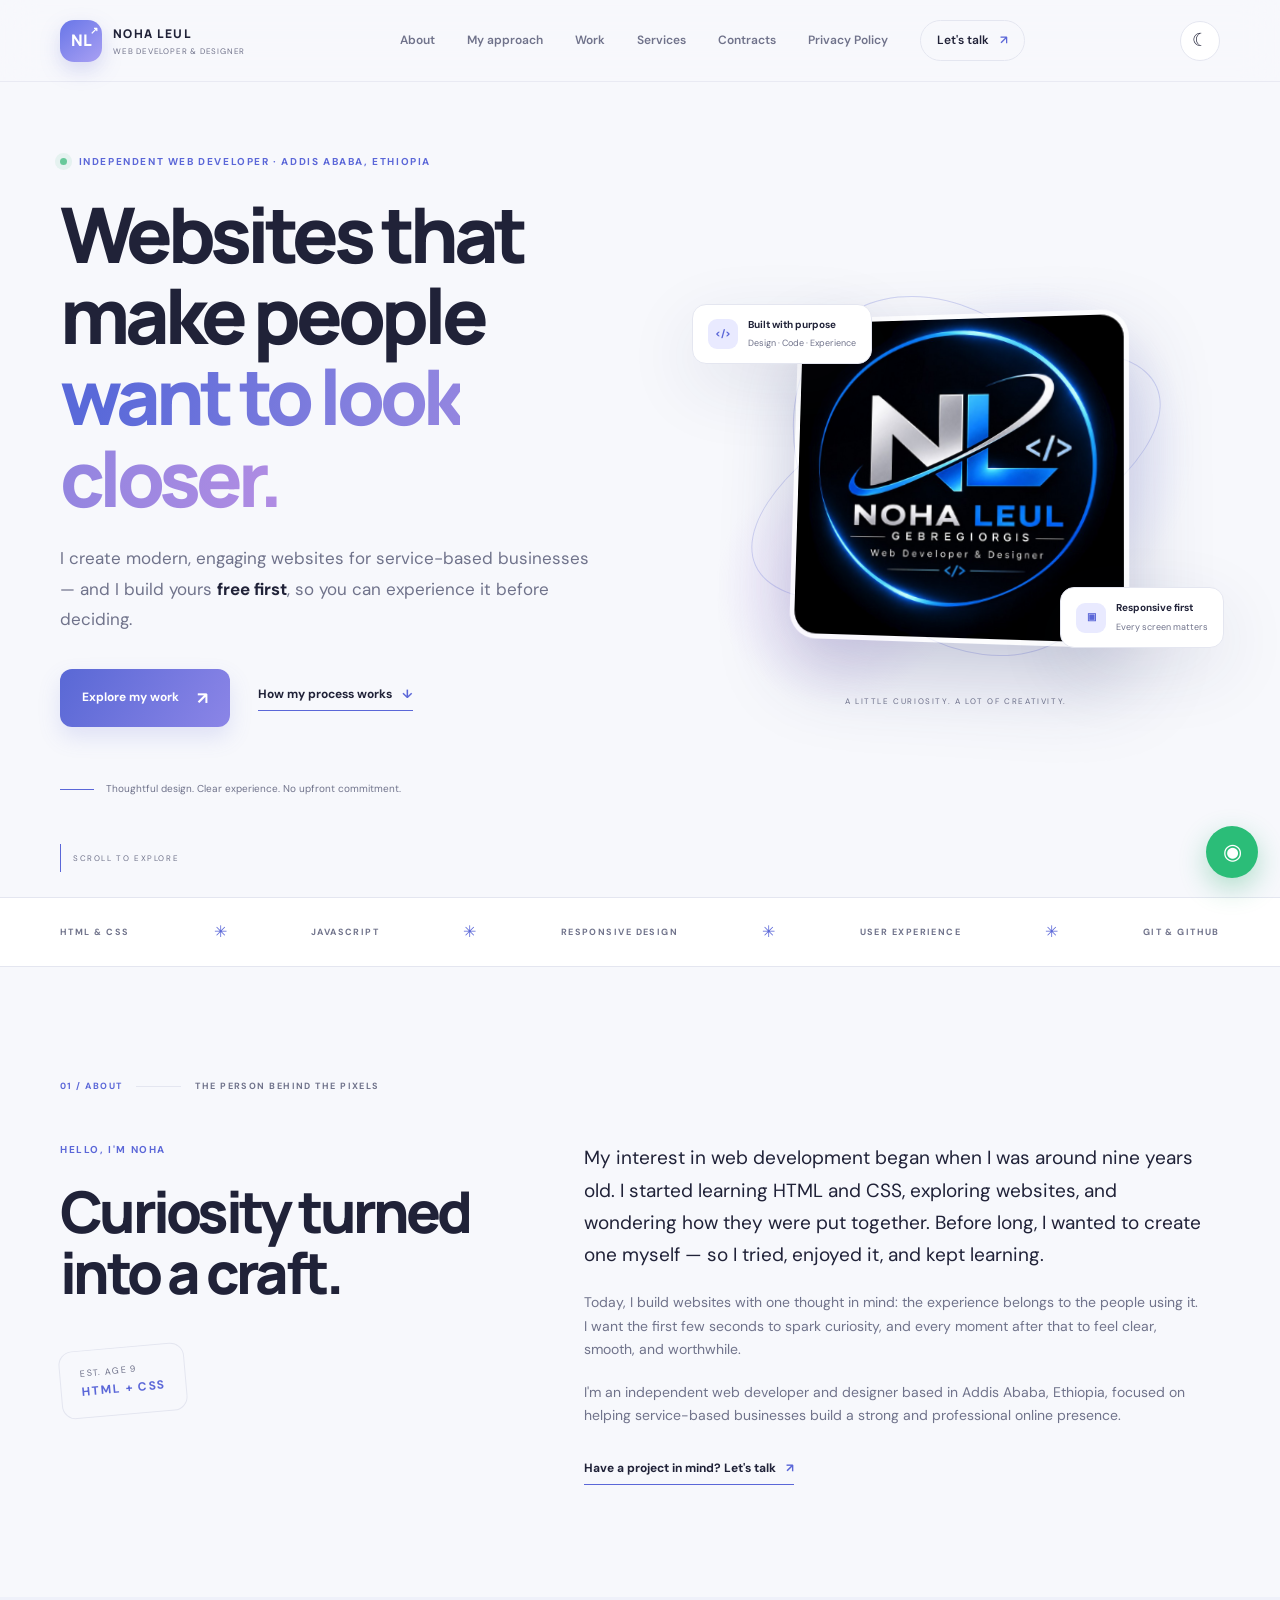
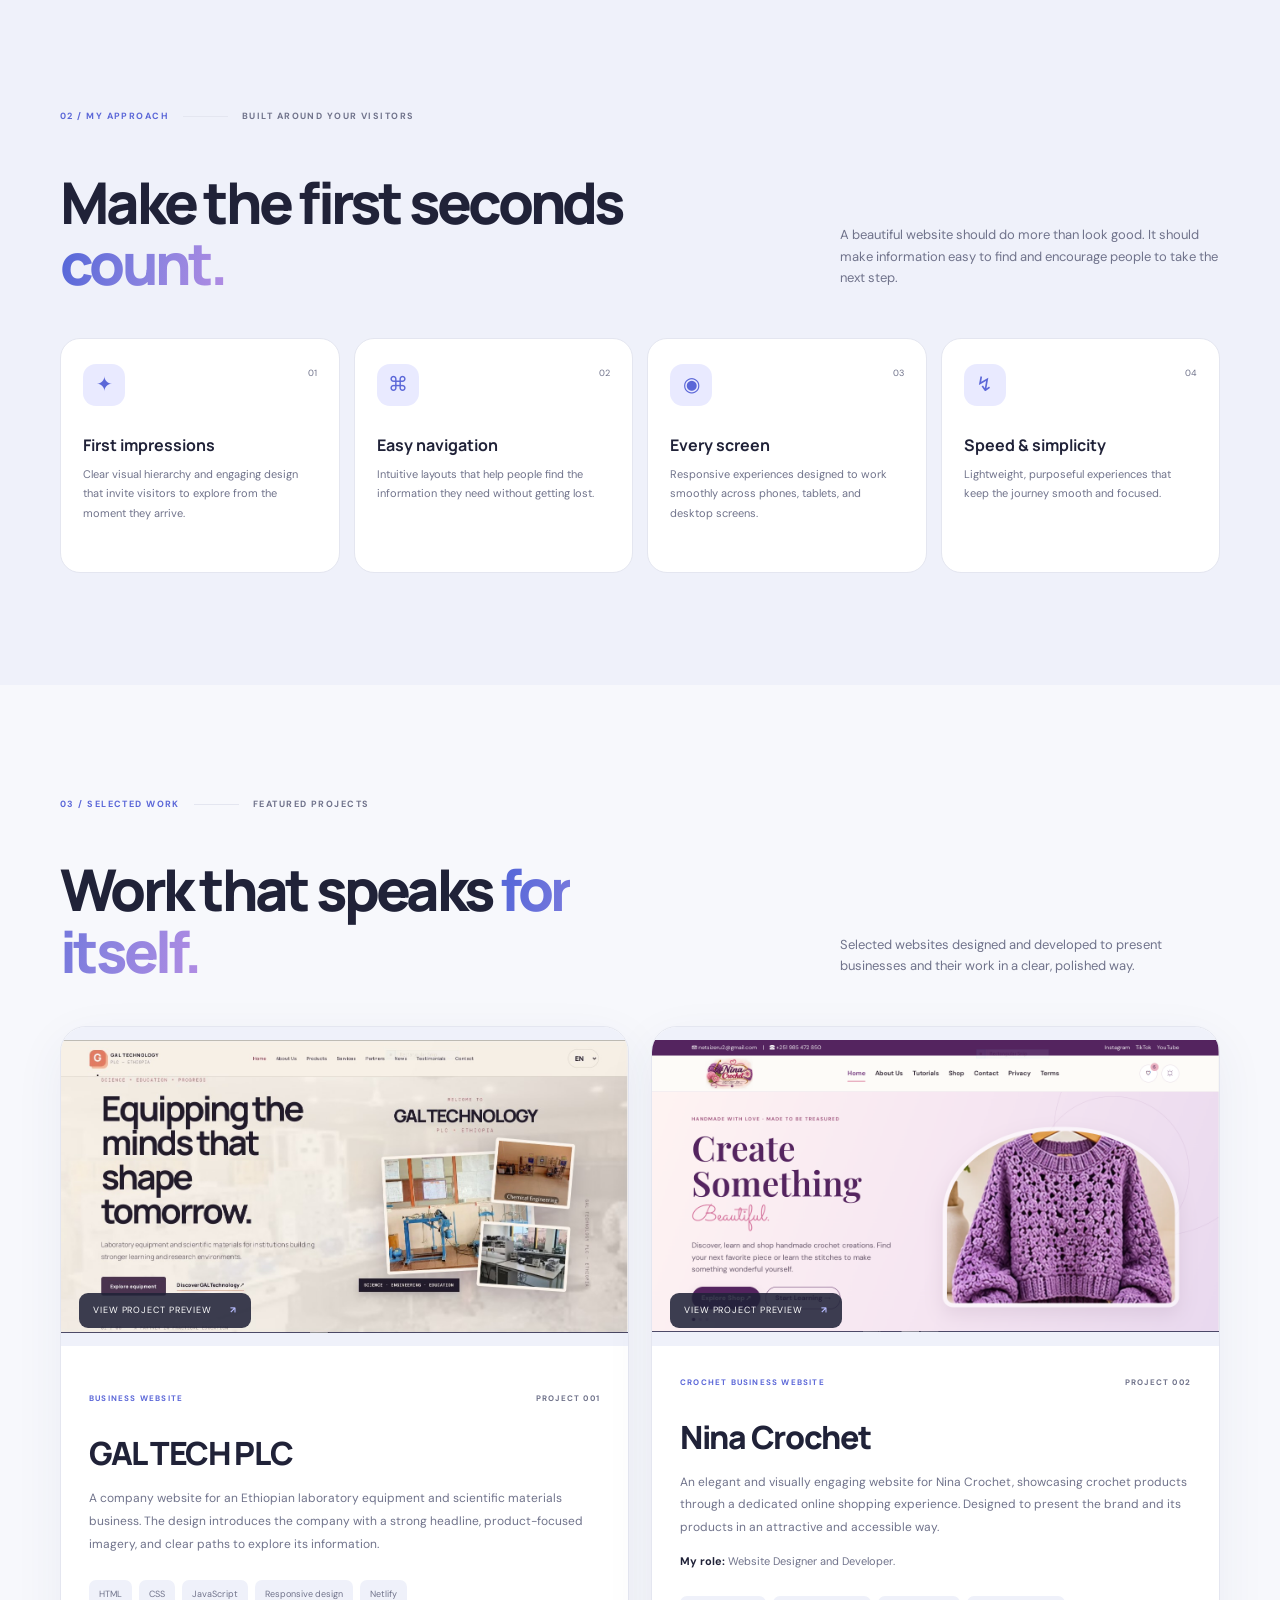
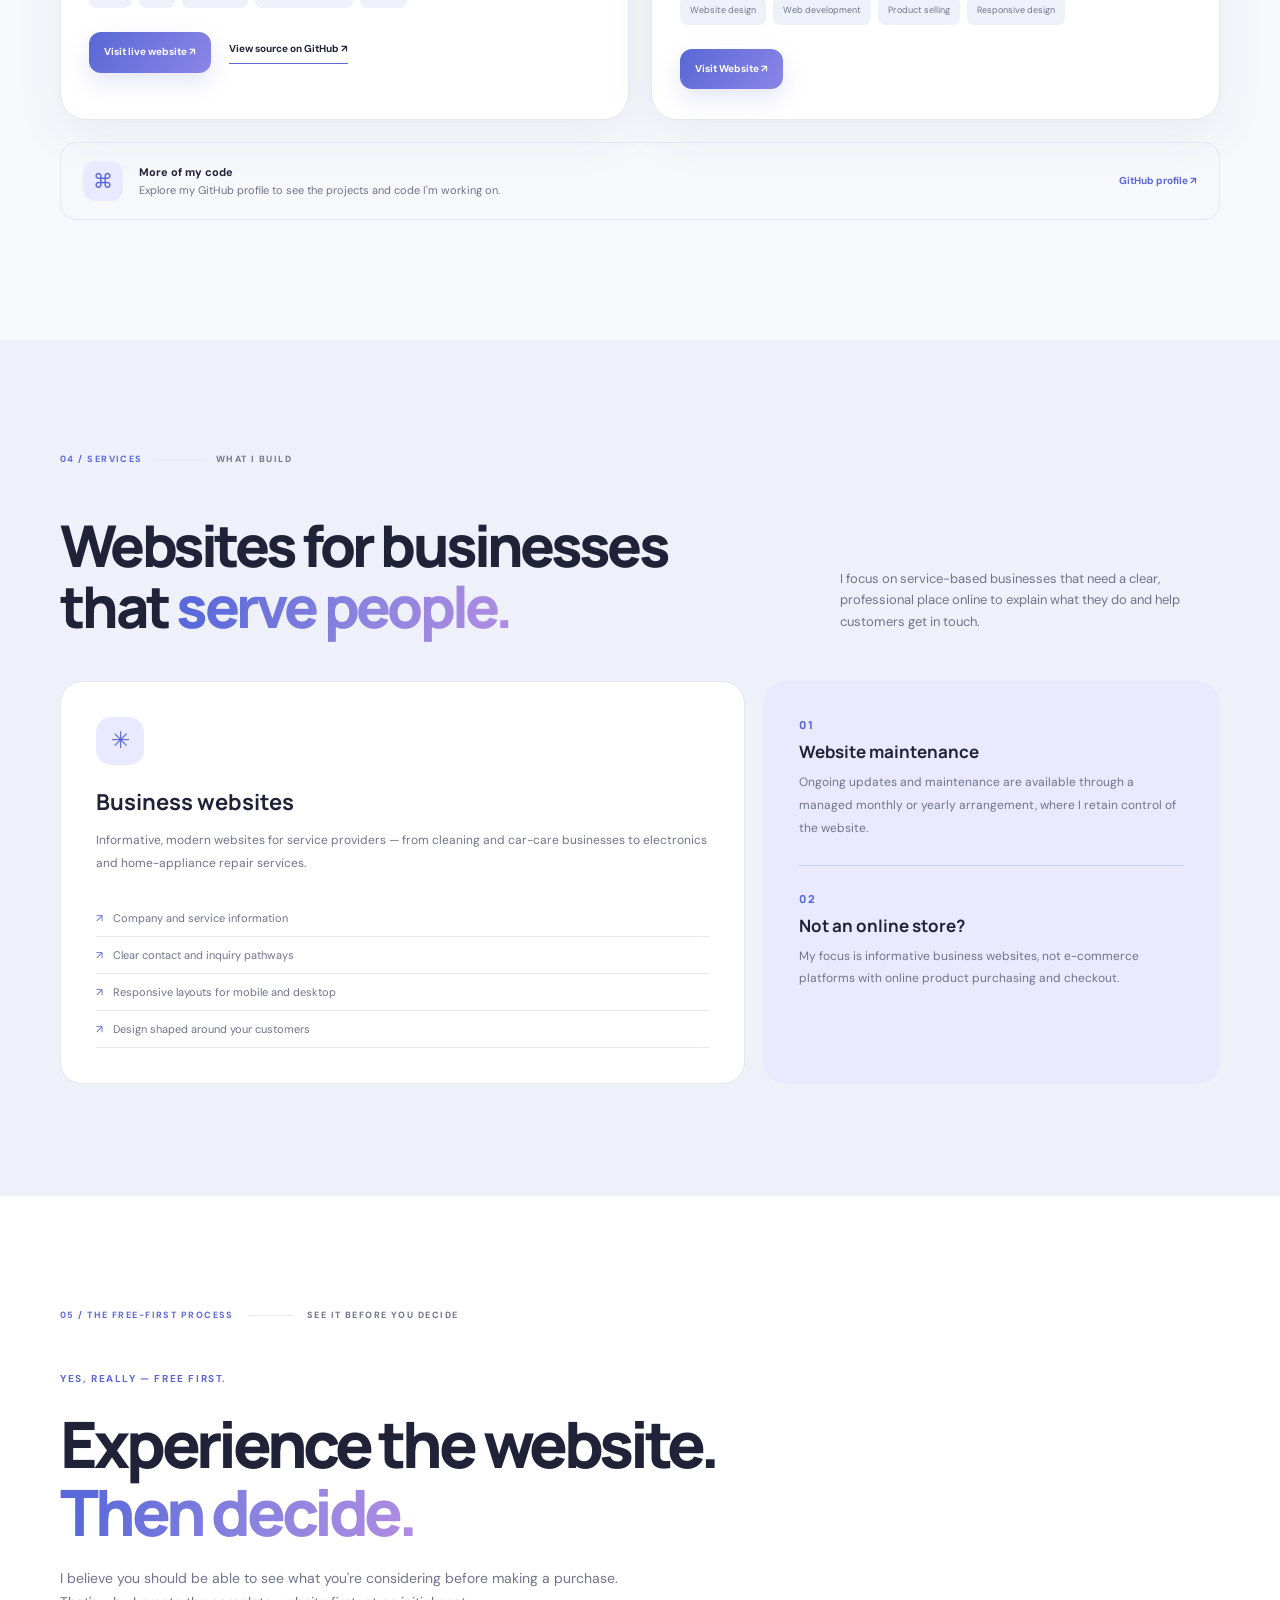
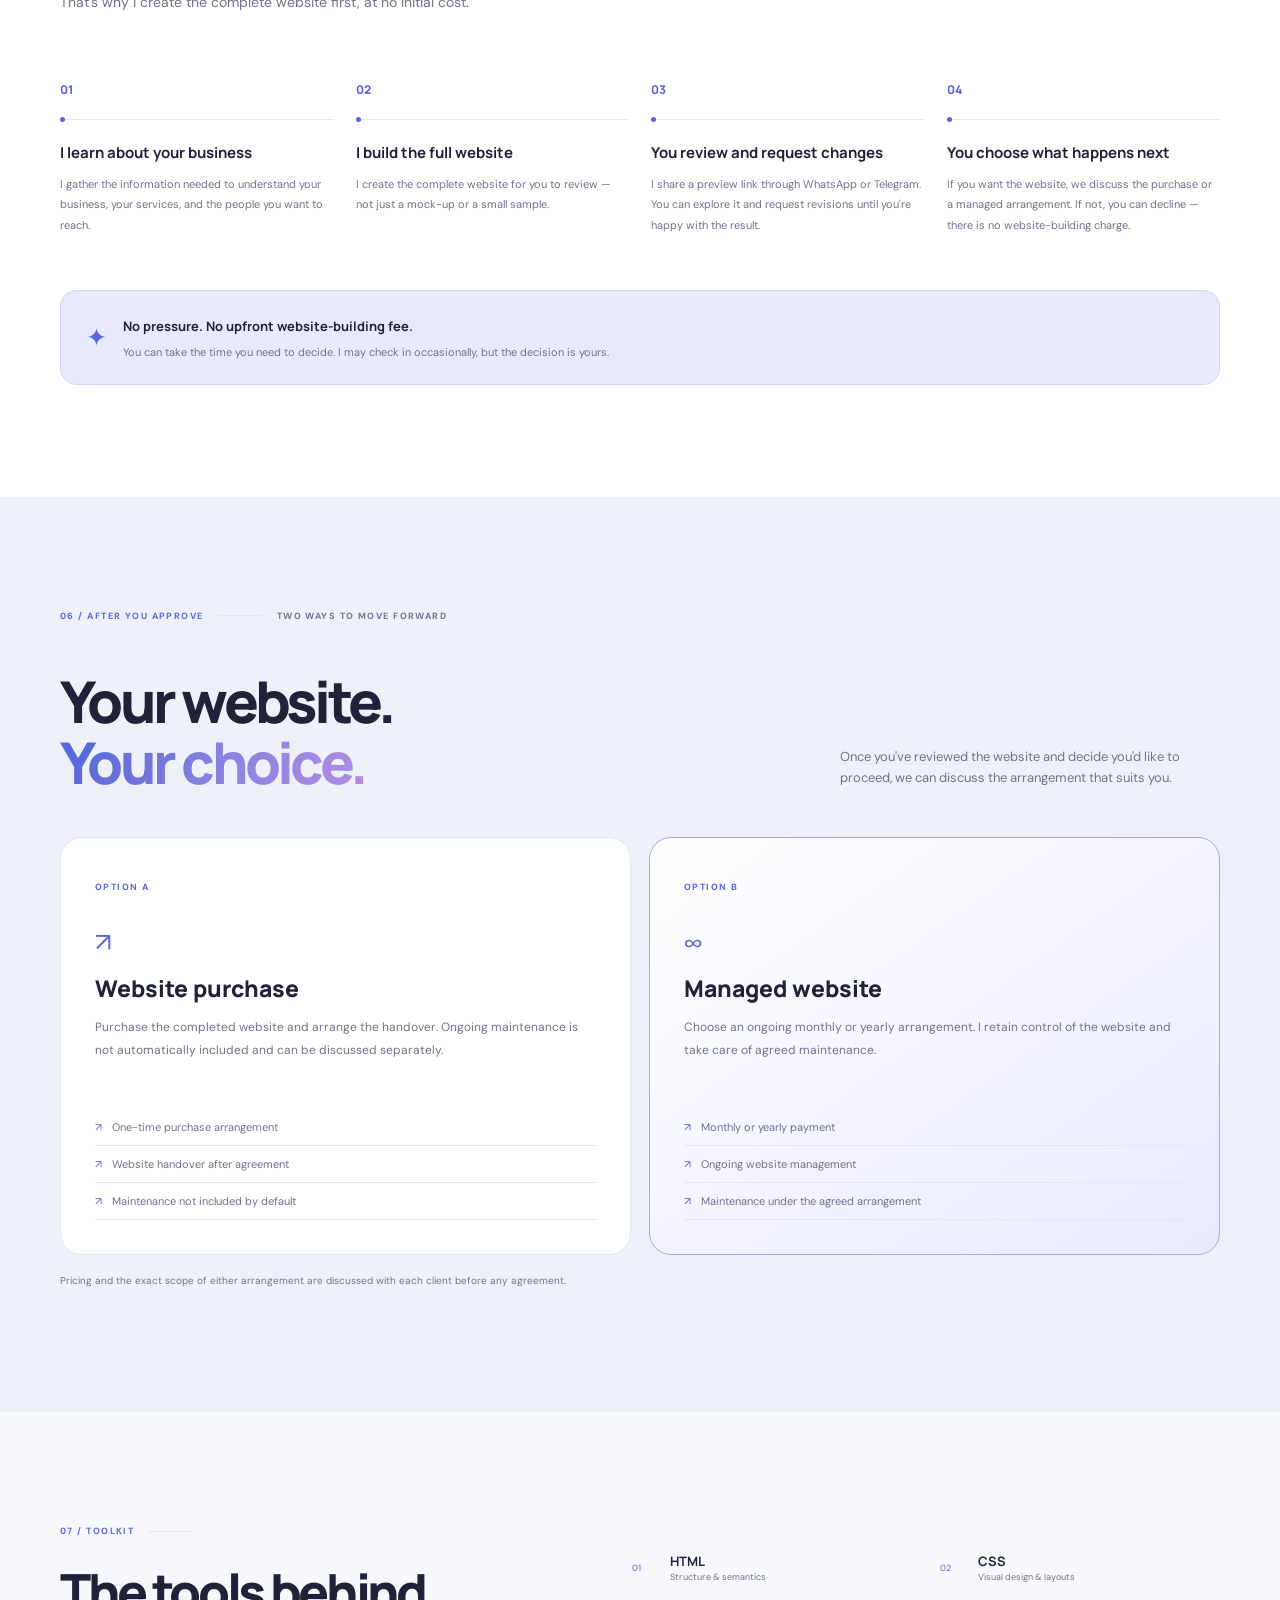
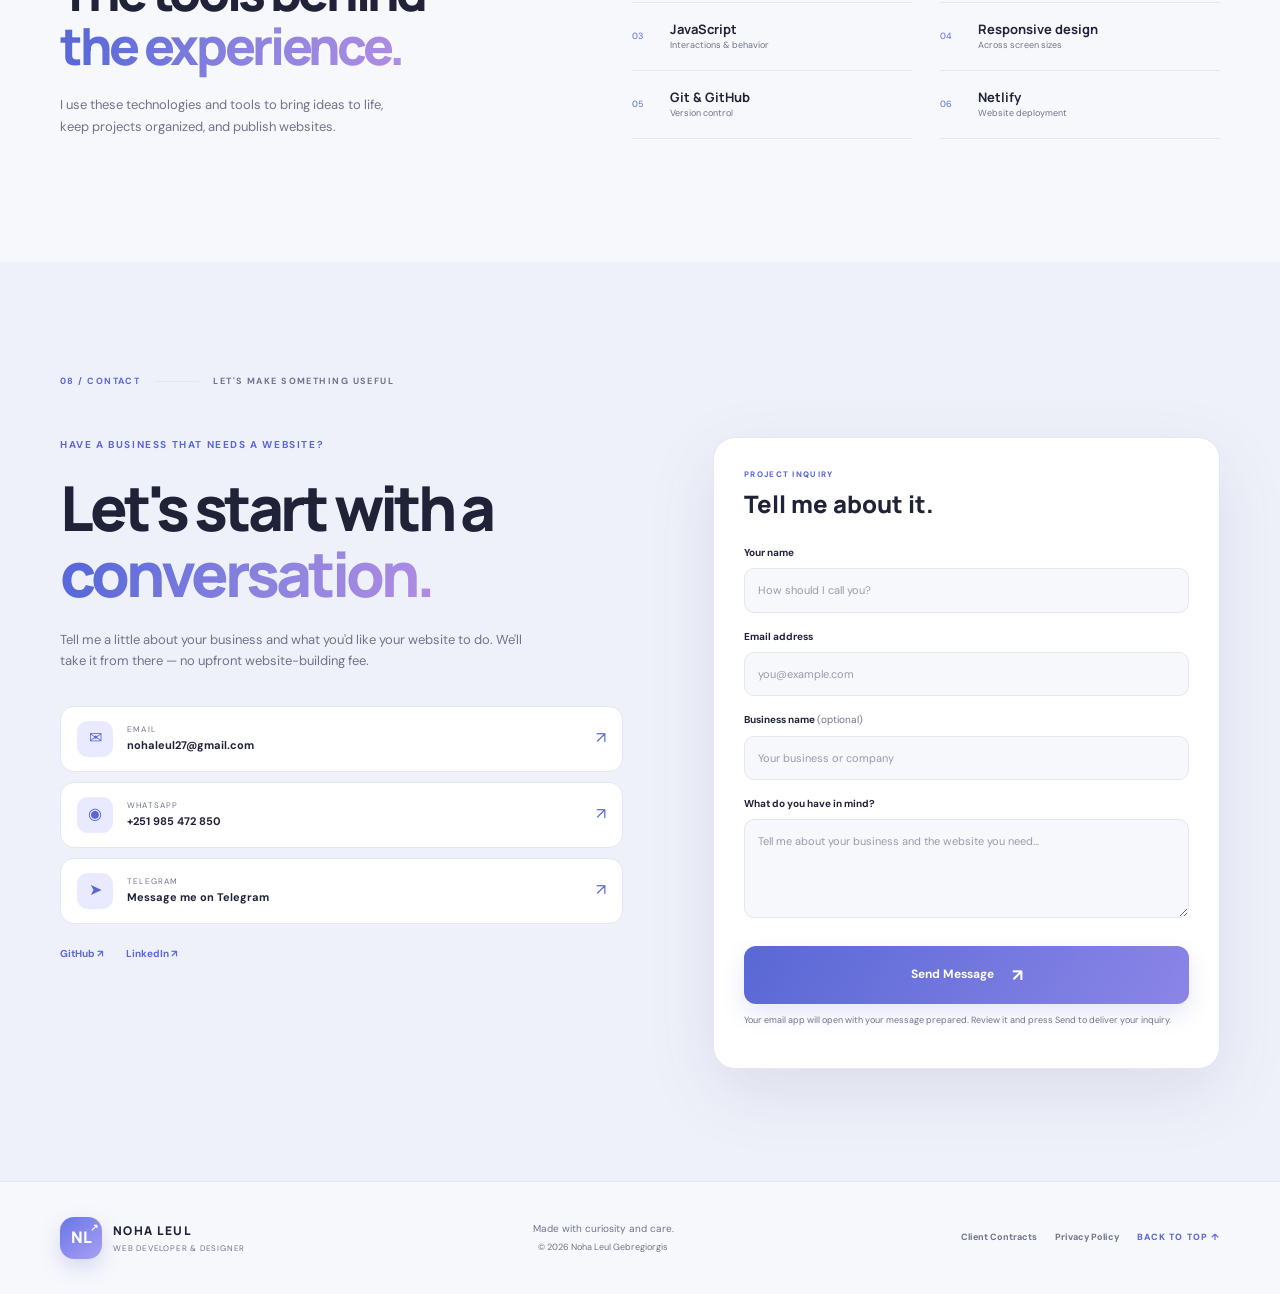
<file: index.html>
<!DOCTYPE html>
<html lang="en">
<head>
  <meta charset="UTF-8">
  <meta name="viewport" content="width=device-width, initial-scale=1.0">
  <meta name="theme-color" content="#f7f8fc">
  <meta name="description" content="Noha Leul Gebregiorgis — freelance web developer and designer in Addis Ababa, Ethiopia. Modern, responsive websites for service-based businesses, built free first.">
  <meta name="keywords" content="Noha Leul, web developer Ethiopia, freelance web designer Addis Ababa, business websites, responsive web design">
  <meta name="author" content="Noha Leul Gebregiorgis">
  <meta property="og:type" content="website">
  <meta property="og:title" content="Noha Leul | Web Developer & Designer">
  <meta property="og:description" content="Thoughtful websites for service businesses. Built free first, so you can experience the result before deciding.">
  <meta property="og:image" content="assets/noha-nl-logo.jpg">
  <title>Noha Leul — Web Developer & Designer</title>
  <link rel="icon" type="image/png" href="assets/favicon.png">
  <link rel="preconnect" href="https://fonts.googleapis.com">
  <link rel="preconnect" href="https://fonts.gstatic.com" crossorigin>
  <link href="https://fonts.googleapis.com/css2?family=DM+Sans:wght@400;500;600;700&family=Manrope:wght@400;500;600;700;800&display=swap" rel="stylesheet">
  <link rel="stylesheet" href="css/style.css">
</head>
<body>
  <div class="scroll-progress" id="scrollProgress"></div>
  <header class="site-header" id="top">
    <a class="brand" href="#home" aria-label="Noha Leul home">
      <span class="brand-mark">NL<span>↗</span></span>
      <span class="brand-copy"><strong>NOHA LEUL</strong><small>WEB DEVELOPER & DESIGNER</small></span>
    </a>
    <button class="menu-toggle" id="menuToggle" aria-label="Open navigation" aria-expanded="false"><span></span><span></span></button>
    <nav class="nav" id="mainNav">
      <a href="#about">About</a><a href="#approach">My approach</a><a href="#work">Work</a><a href="#services">Services</a><a href="contracts.html">Contracts</a><a href="privacy-policy.html">Privacy Policy</a><a href="#contact" class="nav-cta">Let's talk <span>↗</span></a>
    </nav>
    <button class="theme-toggle" id="themeToggle" aria-label="Switch color theme" title="Switch color theme"><span class="theme-icon">☾</span></button>
  </header>

  <main>
    <section class="hero section-shell" id="home">
      <div class="hero-copy reveal">
        <div class="eyebrow"><span class="status-dot"></span> INDEPENDENT WEB DEVELOPER · ADDIS ABABA, ETHIOPIA</div>
        <h1>Websites that make people <span class="gradient-text">want to look closer.</span></h1>
        <p class="hero-lead">I create modern, engaging websites for service-based businesses — and I build yours <strong>free first</strong>, so you can experience it before deciding.</p>
        <div class="hero-actions">
          <a class="button button-primary" href="#work">Explore my work <span>↗</span></a>
          <a class="text-link" href="#approach">How my process works <span>↓</span></a>
        </div>
        <div class="hero-proof"><span class="proof-line"></span><span>Thoughtful design. Clear experience. No upfront commitment.</span></div>
      </div>
      <div class="hero-art reveal" aria-label="Noha Leul developer monogram artwork">
        <div class="orb orb-one"></div><div class="orb orb-two"></div>
        <div class="orbit orbit-a"></div><div class="orbit orbit-b"></div>
        <div class="hero-logo-card">
          <img src="assets/noha-nl-logo.jpg" alt="NL monogram logo for Noha Leul, Web Developer and Designer">
        </div>
        <div class="floating-chip chip-code"><span class="chip-icon">&lt;/&gt;</span><span><b>Built with purpose</b><small>Design · Code · Experience</small></span></div>
        <div class="floating-chip chip-mobile"><span class="chip-icon">▣</span><span><b>Responsive first</b><small>Every screen matters</small></span></div>
        <div class="art-caption">A LITTLE CURIOSITY. A LOT OF CREATIVITY.</div>
      </div>
      <a class="scroll-cue" href="#about"><span></span> SCROLL TO EXPLORE</a>
    </section>

    <section class="intro-strip">
      <div class="strip-inner"><span>HTML & CSS</span><i>✳</i><span>JAVASCRIPT</span><i>✳</i><span>RESPONSIVE DESIGN</span><i>✳</i><span>USER EXPERIENCE</span><i>✳</i><span>GIT & GITHUB</span></div>
    </section>

    <section class="section section-shell about-section" id="about">
      <div class="section-label reveal"><span>01 / ABOUT</span><span class="label-rule"></span><span>THE PERSON BEHIND THE PIXELS</span></div>
      <div class="about-grid">
        <div class="about-heading reveal"><p class="eyebrow">HELLO, I'M NOHA</p><h2>Curiosity turned into a craft.</h2><div class="about-stamp">EST. AGE 9<br><b>HTML + CSS</b></div></div>
        <div class="about-text reveal">
          <p class="large-copy">My interest in web development began when I was around nine years old. I started learning HTML and CSS, exploring websites, and wondering how they were put together. Before long, I wanted to create one myself — so I tried, enjoyed it, and kept learning.</p>
          <p>Today, I build websites with one thought in mind: the experience belongs to the people using it. I want the first few seconds to spark curiosity, and every moment after that to feel clear, smooth, and worthwhile.</p>
          <p>I'm an independent web developer and designer based in Addis Ababa, Ethiopia, focused on helping service-based businesses build a strong and professional online presence.</p>
          <a class="text-link" href="#contact">Have a project in mind? Let's talk <span>↗</span></a>
        </div>
      </div>
    </section>

    <section class="section approach-section" id="approach">
      <div class="section-shell">
        <div class="section-label reveal"><span>02 / MY APPROACH</span><span class="label-rule"></span><span>BUILT AROUND YOUR VISITORS</span></div>
        <div class="section-heading-row reveal"><h2>Make the first seconds <span class="gradient-text">count.</span></h2><p>A beautiful website should do more than look good. It should make information easy to find and encourage people to take the next step.</p></div>
        <div class="value-grid">
          <article class="value-card reveal"><div class="value-icon">✦</div><span class="card-index">01</span><h3>First impressions</h3><p>Clear visual hierarchy and engaging design that invite visitors to explore from the moment they arrive.</p></article>
          <article class="value-card reveal"><div class="value-icon">⌘</div><span class="card-index">02</span><h3>Easy navigation</h3><p>Intuitive layouts that help people find the information they need without getting lost.</p></article>
          <article class="value-card reveal"><div class="value-icon">◉</div><span class="card-index">03</span><h3>Every screen</h3><p>Responsive experiences designed to work smoothly across phones, tablets, and desktop screens.</p></article>
          <article class="value-card reveal"><div class="value-icon">↯</div><span class="card-index">04</span><h3>Speed & simplicity</h3><p>Lightweight, purposeful experiences that keep the journey smooth and focused.</p></article>
        </div>
      </div>
    </section>

    <section class="section section-shell work-section" id="work">
      <div class="section-label reveal"><span>03 / SELECTED WORK</span><span class="label-rule"></span><span>FEATURED PROJECTS</span></div>
      <div class="section-heading-row reveal"><h2>Work that speaks <span class="gradient-text">for itself.</span></h2><p>Selected websites designed and developed to present businesses and their work in a clear, polished way.</p></div>
      <div class="projects-grid">
        <article class="project-card reveal">
          <button class="project-image-button" type="button" data-preview-src="assets/gal-tech-preview.jpg" data-preview-caption="GAL TECH PLC · Business website" aria-label="Open larger preview of GAL TECH PLC website">
            <img src="assets/gal-tech-preview.jpg" alt="Homepage screenshot of the GAL TECH PLC business website">
            <span class="image-overlay">VIEW PROJECT PREVIEW <b>↗</b></span>
          </button>
          <div class="project-info">
            <div class="project-topline"><span class="project-type">BUSINESS WEBSITE</span><span class="project-number">PROJECT 001</span></div>
            <h3>GAL TECH PLC</h3>
            <p>A company website for an Ethiopian laboratory equipment and scientific materials business. The design introduces the company with a strong headline, product-focused imagery, and clear paths to explore its information.</p>
            <div class="tag-list"><span>HTML</span><span>CSS</span><span>JavaScript</span><span>Responsive design</span><span>Netlify</span></div>
            <div class="project-links"><a class="button button-primary" href="https://galtechplc.netlify.app" target="_blank" rel="noopener">Visit live website ↗</a><a class="text-link" href="https://github.com/NohaLeul/GAL-technology-PLC" target="_blank" rel="noopener">View source on GitHub ↗</a></div>
          </div>
        </article>
        <article class="project-card reveal">
          <button class="project-image-button" type="button" data-preview-src="assets/nina-crochet-preview.png" data-preview-caption="Nina Crochet · Crochet business / product-selling website" aria-label="Open larger preview of Nina Crochet website">
            <img src="assets/nina-crochet-preview2.png" alt="Supplied homepage screenshot of the Nina Crochet website">
            <span class="image-overlay">VIEW PROJECT PREVIEW <b>↗</b></span>
          </button>
          <div class="project-info">
            <div class="project-topline"><span class="project-type">CROCHET BUSINESS WEBSITE</span><span class="project-number">PROJECT 002</span></div>
            <h3>Nina Crochet</h3>
            <p>An elegant and visually engaging website for Nina Crochet, showcasing crochet products through a dedicated online shopping experience. Designed to present the brand and its products in an attractive and accessible way.</p>
            <p class="project-role"><strong>My role:</strong> Website Designer and Developer.</p>
            <div class="tag-list"><span>Website design</span><span>Web development</span><span>Product selling</span><span>Responsive design</span></div>
            <div class="project-links"><a class="button button-primary" href="https://ninacraftwear.netlify.app/" target="_blank" rel="noopener">Visit Website ↗</a></div>
          </div>
        </article>
      </div>
      <div class="github-note reveal"><span class="github-symbol">⌘</span><p><b>More of my code</b><br>Explore my GitHub profile to see the projects and code I'm working on.</p><a href="https://github.com/NohaLeul" target="_blank" rel="noopener">GitHub profile ↗</a></div>
    </section>

    <section class="section services-section" id="services">
      <div class="section-shell">
        <div class="section-label reveal"><span>04 / SERVICES</span><span class="label-rule"></span><span>WHAT I BUILD</span></div>
        <div class="section-heading-row reveal"><h2>Websites for businesses that <span class="gradient-text">serve people.</span></h2><p>I focus on service-based businesses that need a clear, professional place online to explain what they do and help customers get in touch.</p></div>
        <div class="service-layout">
          <div class="service-main reveal"><div class="service-icon">✳</div><h3>Business websites</h3><p>Informative, modern websites for service providers — from cleaning and car-care businesses to electronics and home-appliance repair services.</p><ul><li>Company and service information</li><li>Clear contact and inquiry pathways</li><li>Responsive layouts for mobile and desktop</li><li>Design shaped around your customers</li></ul></div>
          <div class="service-side reveal"><div class="side-number">01</div><h3>Website maintenance</h3><p>Ongoing updates and maintenance are available through a managed monthly or yearly arrangement, where I retain control of the website.</p><div class="side-divider"></div><div class="side-number">02</div><h3>Not an online store?</h3><p>My focus is informative business websites, not e-commerce platforms with online product purchasing and checkout.</p></div>
        </div>
      </div>
    </section>

    <section class="section process-section">
      <div class="section-shell">
        <div class="section-label reveal"><span>05 / THE FREE-FIRST PROCESS</span><span class="label-rule"></span><span>SEE IT BEFORE YOU DECIDE</span></div>
        <div class="process-intro reveal"><p class="eyebrow">YES, REALLY — FREE FIRST.</p><h2>Experience the website.<br><span class="gradient-text">Then decide.</span></h2><p class="process-lead">I believe you should be able to see what you're considering before making a purchase. That's why I create the complete website first, at no initial cost.</p></div>
        <div class="steps-grid">
          <div class="step reveal"><span>01</span><div class="step-line"></div><h3>I learn about your business</h3><p>I gather the information needed to understand your business, your services, and the people you want to reach.</p></div>
          <div class="step reveal"><span>02</span><div class="step-line"></div><h3>I build the full website</h3><p>I create the complete website for you to review — not just a mock-up or a small sample.</p></div>
          <div class="step reveal"><span>03</span><div class="step-line"></div><h3>You review and request changes</h3><p>I share a preview link through WhatsApp or Telegram. You can explore it and request revisions until you're happy with the result.</p></div>
          <div class="step reveal"><span>04</span><div class="step-line"></div><h3>You choose what happens next</h3><p>If you want the website, we discuss the purchase or a managed arrangement. If not, you can decline — there is no website-building charge.</p></div>
        </div>
        <div class="free-note reveal"><span class="free-spark">✦</span><div><b>No pressure. No upfront website-building fee.</b><p>You can take the time you need to decide. I may check in occasionally, but the decision is yours.</p></div></div>
      </div>
    </section>

    <section class="section payment-section">
      <div class="section-shell">
        <div class="section-label reveal"><span>06 / AFTER YOU APPROVE</span><span class="label-rule"></span><span>TWO WAYS TO MOVE FORWARD</span></div>
        <div class="section-heading-row reveal"><h2>Your website.<br><span class="gradient-text">Your choice.</span></h2><p>Once you've reviewed the website and decide you'd like to proceed, we can discuss the arrangement that suits you.</p></div>
        <div class="payment-grid">
          <article class="payment-card reveal"><span class="payment-label">OPTION A</span><div class="payment-icon">↗</div><h3>Website purchase</h3><p>Purchase the completed website and arrange the handover. Ongoing maintenance is not automatically included and can be discussed separately.</p><ul><li>One-time purchase arrangement</li><li>Website handover after agreement</li><li>Maintenance not included by default</li></ul></article>
          <article class="payment-card payment-featured reveal"><span class="payment-label">OPTION B</span><div class="payment-icon">∞</div><h3>Managed website</h3><p>Choose an ongoing monthly or yearly arrangement. I retain control of the website and take care of agreed maintenance.</p><ul><li>Monthly or yearly payment</li><li>Ongoing website management</li><li>Maintenance under the agreed arrangement</li></ul></article>
        </div>
        <p class="payment-footnote reveal">Pricing and the exact scope of either arrangement are discussed with each client before any agreement.</p>
      </div>
    </section>

    <section class="section skills-section">
      <div class="section-shell skills-grid">
        <div class="reveal"><div class="section-label"><span>07 / TOOLKIT</span><span class="label-rule"></span></div><h2>The tools behind<br><span class="gradient-text">the experience.</span></h2><p class="skills-copy">I use these technologies and tools to bring ideas to life, keep projects organized, and publish websites.</p></div>
        <div class="skills-list reveal"><div><span>01</span><b>HTML</b><small>Structure & semantics</small></div><div><span>02</span><b>CSS</b><small>Visual design & layouts</small></div><div><span>03</span><b>JavaScript</b><small>Interactions & behavior</small></div><div><span>04</span><b>Responsive design</b><small>Across screen sizes</small></div><div><span>05</span><b>Git & GitHub</b><small>Version control</small></div><div><span>06</span><b>Netlify</b><small>Website deployment</small></div></div>
      </div>
    </section>

    <section class="section contact-section" id="contact">
      <div class="section-shell">
        <div class="section-label reveal"><span>08 / CONTACT</span><span class="label-rule"></span><span>LET'S MAKE SOMETHING USEFUL</span></div>
        <div class="contact-grid">
          <div class="contact-copy reveal"><p class="eyebrow">HAVE A BUSINESS THAT NEEDS A WEBSITE?</p><h2>Let's start with a <span class="gradient-text">conversation.</span></h2><p>Tell me a little about your business and what you'd like your website to do. We'll take it from there — no upfront website-building fee.</p>
            <div class="contact-methods">
              <a href="mailto:nohaleul27@gmail.com"><span class="method-icon">✉</span><span><small>EMAIL</small><b>nohaleul27@gmail.com</b></span><span class="method-arrow">↗</span></a>
              <a href="https://wa.me/251985472850" target="_blank" rel="noopener"><span class="method-icon">◉</span><span><small>WHATSAPP</small><b>+251 985 472 850</b></span><span class="method-arrow">↗</span></a>
              <a href="https://t.me/+251985472850" target="_blank" rel="noopener"><span class="method-icon">➤</span><span><small>TELEGRAM</small><b>Message me on Telegram</b></span><span class="method-arrow">↗</span></a>
            </div>
            <div class="social-links"><a href="https://github.com/NohaLeul" target="_blank" rel="noopener">GitHub ↗</a><a href="https://www.linkedin.com/in/noha-leul-7a4673451/" target="_blank" rel="noopener">LinkedIn ↗</a></div>
          </div>
          <form class="contact-form reveal" id="portfolioContactForm" name="portfolio-contact">
            <div class="form-heading"><span>PROJECT INQUIRY</span><b>Tell me about it.</b></div>
            <label for="name">Your name</label><input id="name" name="name" type="text" placeholder="How should I call you?" required>
            <label for="email">Email address</label><input id="email" name="email" type="email" placeholder="you@example.com" required>
            <label for="business">Business name <span>(optional)</span></label><input id="business" name="business" type="text" placeholder="Your business or company">
            <label for="message">What do you have in mind?</label><textarea id="message" name="message" rows="4" placeholder="Tell me about your business and the website you need..." required></textarea>
            <button class="button button-primary submit-button" type="submit">Send Message <span>↗</span></button>
            <p class="form-note">Your email app will open with your message prepared. Review it and press Send to deliver your inquiry.</p>
            <p class="form-success" id="formSuccess" role="status" hidden>Your message is ready in Gmail. Please review it and press Send to deliver it.</p>
            <p class="form-note" id="formOpenError" role="status" hidden>We couldn't open Gmail in a new tab. Please allow pop-ups for this site or email nohaleul27@gmail.com directly.</p>
          </form>
        </div>
      </div>
    </section>
  </main>

  <footer class="footer">
    <div class="section-shell footer-inner"><a class="brand" href="#home"><span class="brand-mark">NL<span>↗</span></span><span class="brand-copy"><strong>NOHA LEUL</strong><small>WEB DEVELOPER & DESIGNER</small></span></a><p>Made with curiosity and care.<br><span>© <span id="year"></span> Noha Leul Gebregiorgis</span></p><div class="footer-links"><a href="contracts.html">Client Contracts</a><a href="privacy-policy.html">Privacy Policy</a><a class="back-top" href="#top">BACK TO TOP ↑</a></div></div>
  </footer>

  <a class="whatsapp-float" href="https://wa.me/251985472850" target="_blank" rel="noopener" aria-label="Contact Noha on WhatsApp">◉</a>
  <button class="to-top" id="toTop" aria-label="Scroll to top">↑</button>

  <div class="preview-modal" id="previewModal" aria-hidden="true" role="dialog" aria-label="GAL TECH PLC website preview">
    <button class="modal-close" id="modalClose" aria-label="Close preview">×</button>
    <img src="assets/gal-tech-preview.jpg" alt="Large preview of the GAL TECH PLC homepage">
    <p>GAL TECH PLC · Business website</p>
  </div>
  <script src="js/script.js"></script>
</body>
</html>
</file>
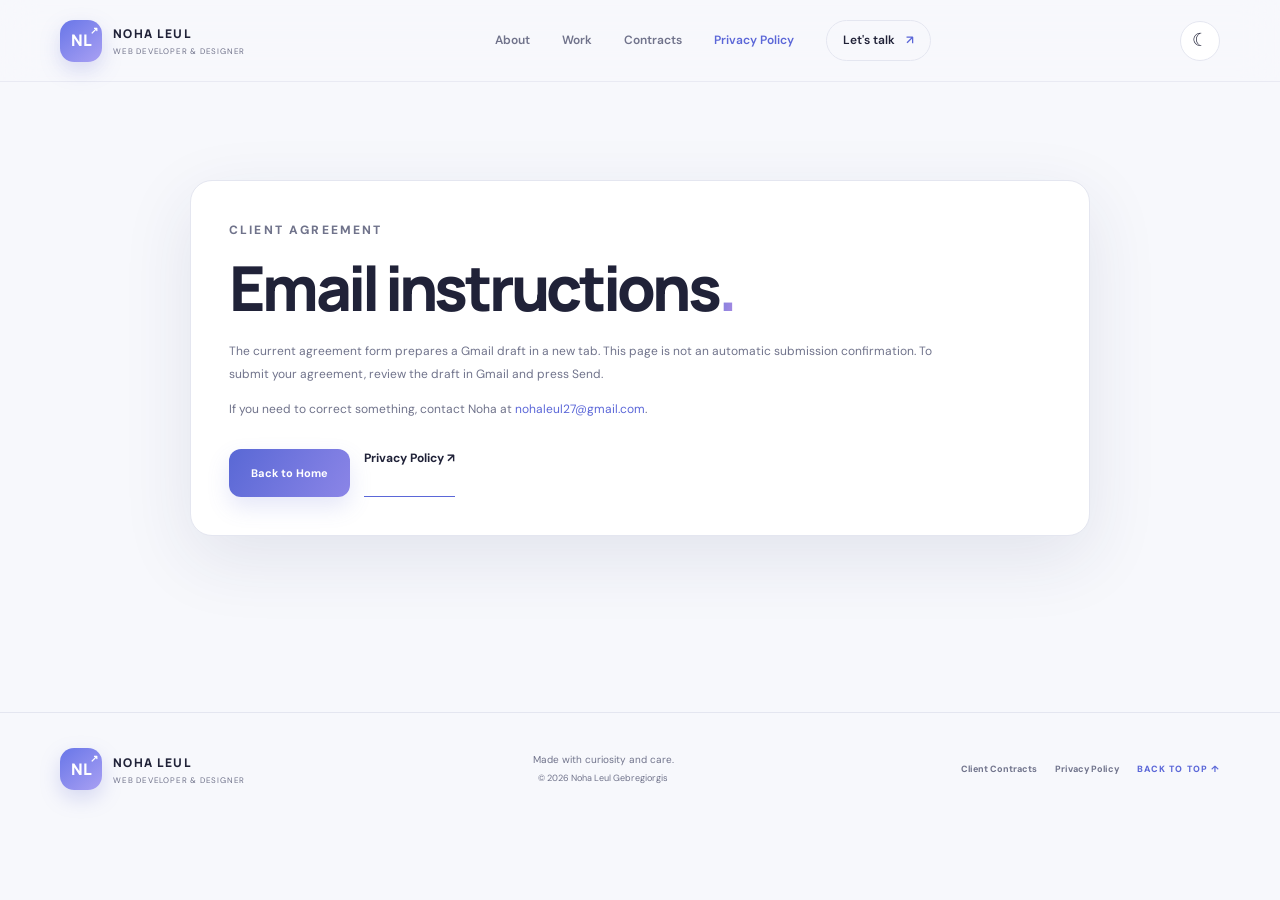
<file: agreement-submitted.html>
<!DOCTYPE html>
<html lang="en">
<head>
<meta charset="UTF-8"><meta name="viewport" content="width=device-width, initial-scale=1.0">
<meta name="theme-color" content="#f7f8fc"><meta name="description" content="Confirmation page for the client agreement form.">
<meta name="author" content="Noha Leul Gebregiorgis"><title>Agreement Email Instructions | Noha Leul</title>
<link rel="icon" type="image/png" href="assets/favicon.png">
<link rel="preconnect" href="https://fonts.googleapis.com"><link rel="preconnect" href="https://fonts.gstatic.com" crossorigin>
<link href="https://fonts.googleapis.com/css2?family=DM+Sans:wght@400;500;600;700&family=Manrope:wght@400;500;600;700;800&display=swap" rel="stylesheet">
<link rel="stylesheet" href="css/style.css">
</head><body><div class="scroll-progress" id="scrollProgress"></div><header class="site-header" id="top">
  <a class="brand" href="index.html" aria-label="Noha Leul home"><span class="brand-mark">NL<span>↗</span></span><span class="brand-copy"><strong>NOHA LEUL</strong><small>WEB DEVELOPER & DESIGNER</small></span></a>
  <button class="menu-toggle" id="menuToggle" aria-label="Open navigation" aria-expanded="false"><span></span><span></span></button>
  <nav class="nav" id="mainNav">
    <a href="index.html#about">About</a><a href="index.html#work">Work</a><a href="contracts.html">Contracts</a><a class="legal-navlink" href="privacy-policy.html">Privacy Policy</a><a href="index.html#contact" class="nav-cta">Let's talk <span>↗</span></a>
  </nav>
  <button class="theme-toggle" id="themeToggle" aria-label="Switch color theme" title="Switch color theme"><span class="theme-icon">☾</span></button>
</header>
<main class="legal-main"><div class="legal-wrap"><section class="legal-card">
<p class="legal-kicker">CLIENT AGREEMENT</p><h1 class="legal-title">Email instructions<span class="gradient-text">.</span></h1>
<p class="legal-lead">The current agreement form prepares a Gmail draft in a new tab. This page is not an automatic submission confirmation. To submit your agreement, review the draft in Gmail and press Send.</p>
<p>If you need to correct something, contact Noha at <a href="mailto:nohaleul27@gmail.com" style="color:var(--blue)">nohaleul27@gmail.com</a>.</p>
<div class="legal-actions"><a class="button button-primary" href="index.html">Back to Home</a><a class="text-link" href="privacy-policy.html">Privacy Policy ↗</a></div>
</section></div></main>
<footer class="footer"><div class="section-shell footer-inner">
  <a class="brand" href="index.html"><span class="brand-mark">NL<span>↗</span></span><span class="brand-copy"><strong>NOHA LEUL</strong><small>WEB DEVELOPER & DESIGNER</small></span></a>
  <p>Made with curiosity and care.<br><span>© <span data-current-year></span> Noha Leul Gebregiorgis</span></p>
  <div class="footer-links"><a href="contracts.html">Client Contracts</a><a href="privacy-policy.html">Privacy Policy</a><a class="back-top" href="#top">BACK TO TOP ↑</a></div>
</div></footer>
<script src="js/legal.js"></script></body></html>
</file>
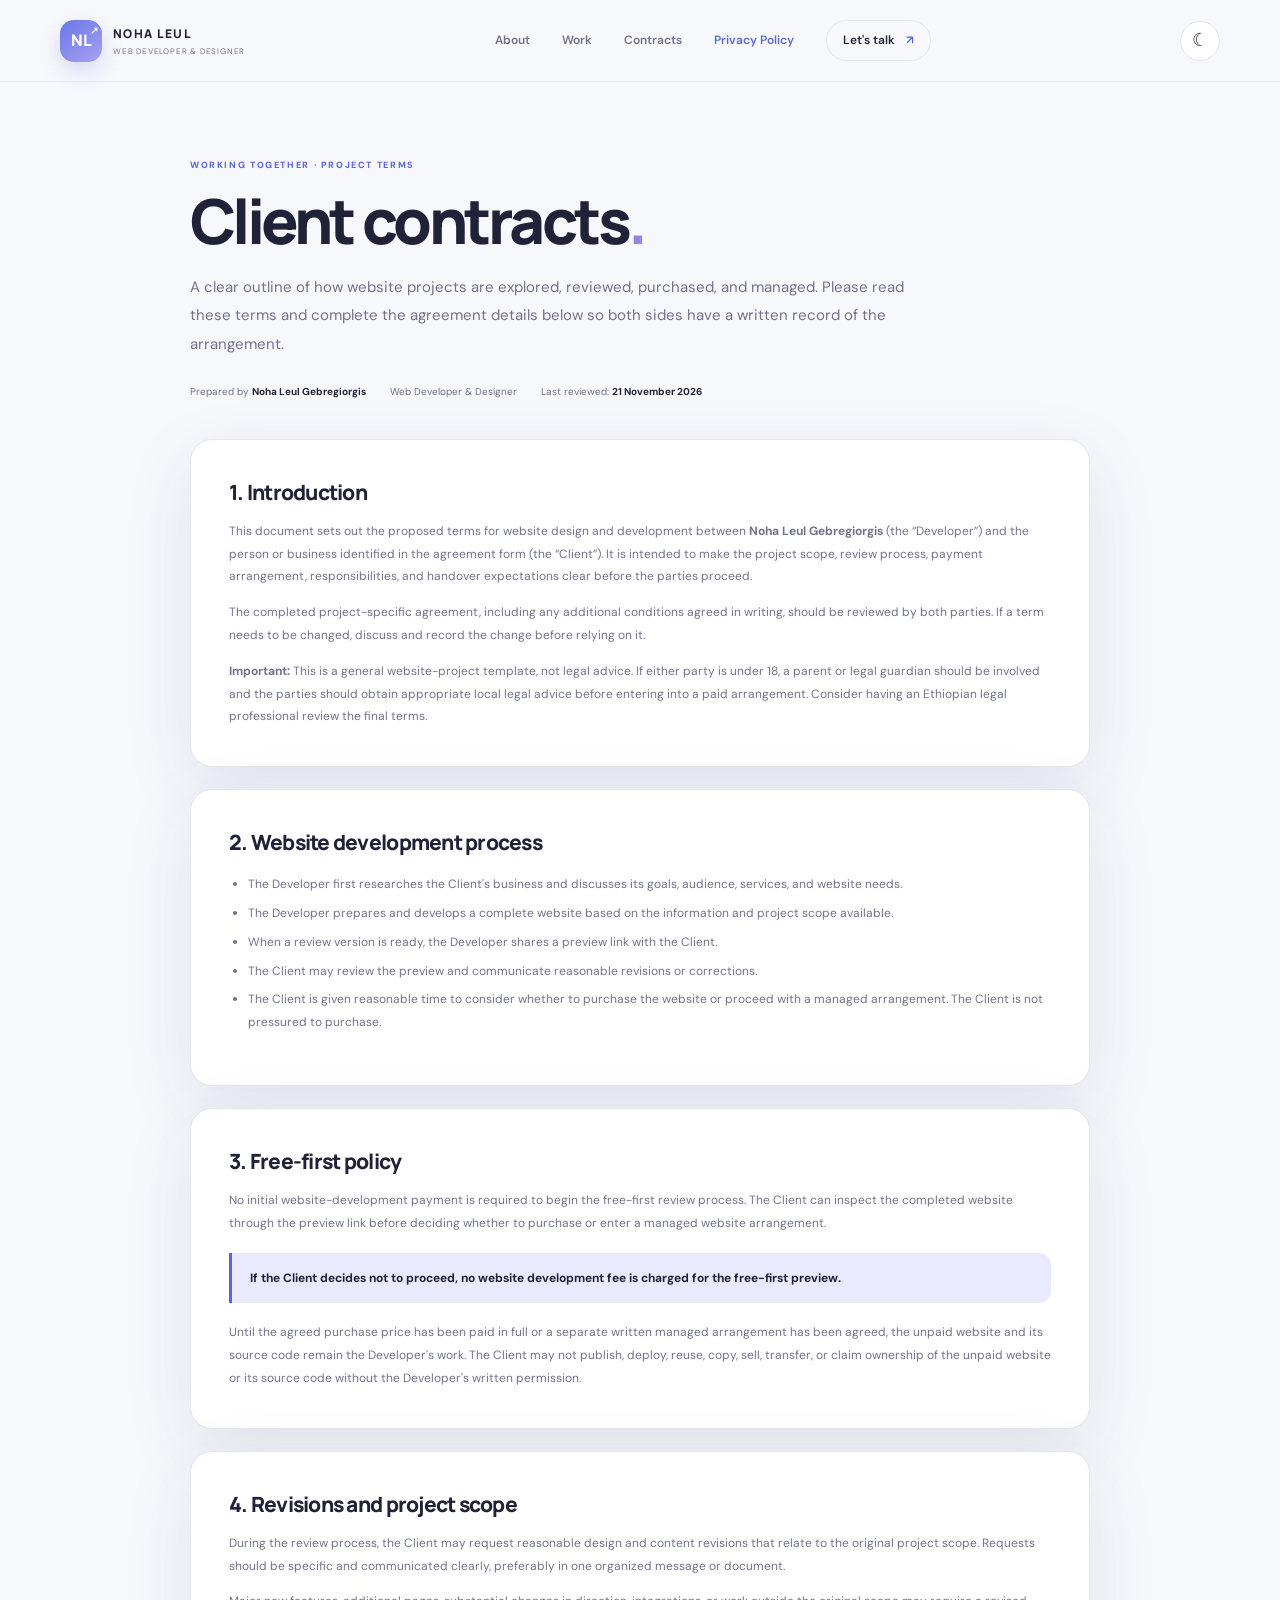
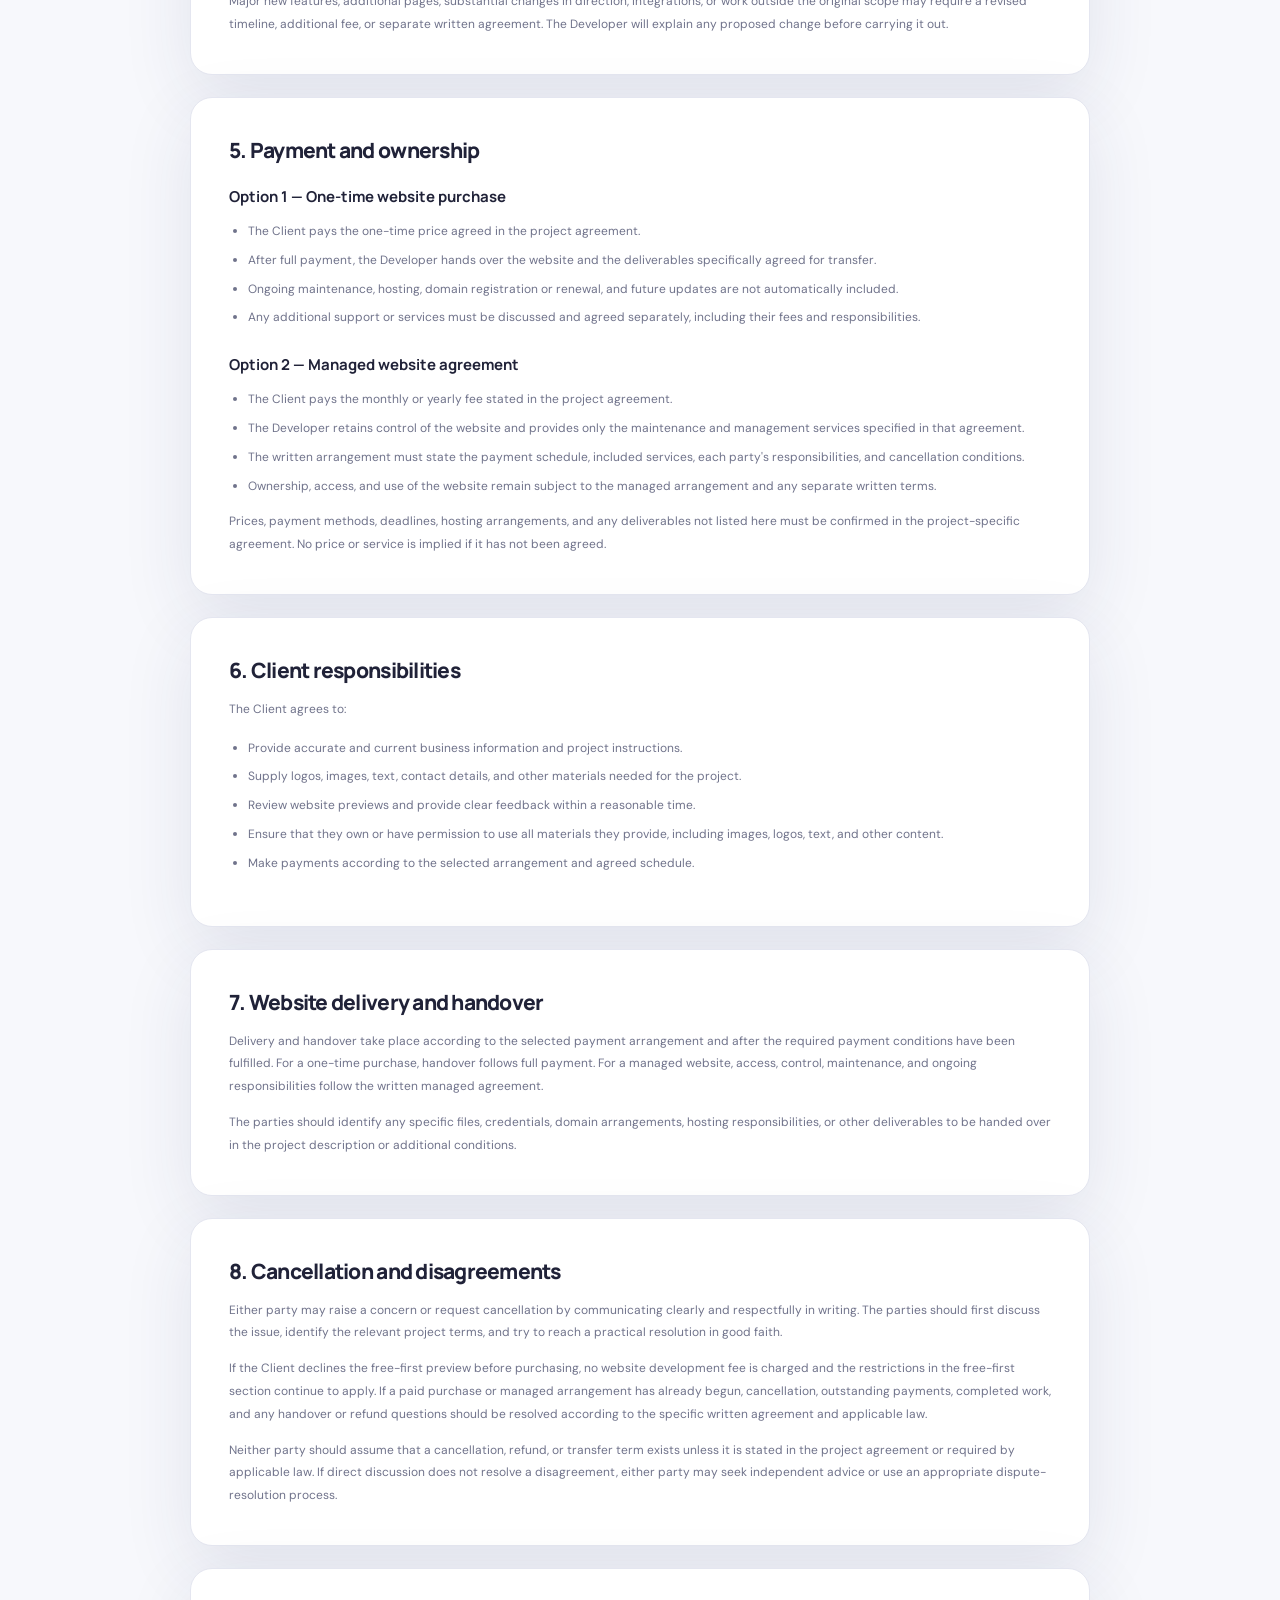
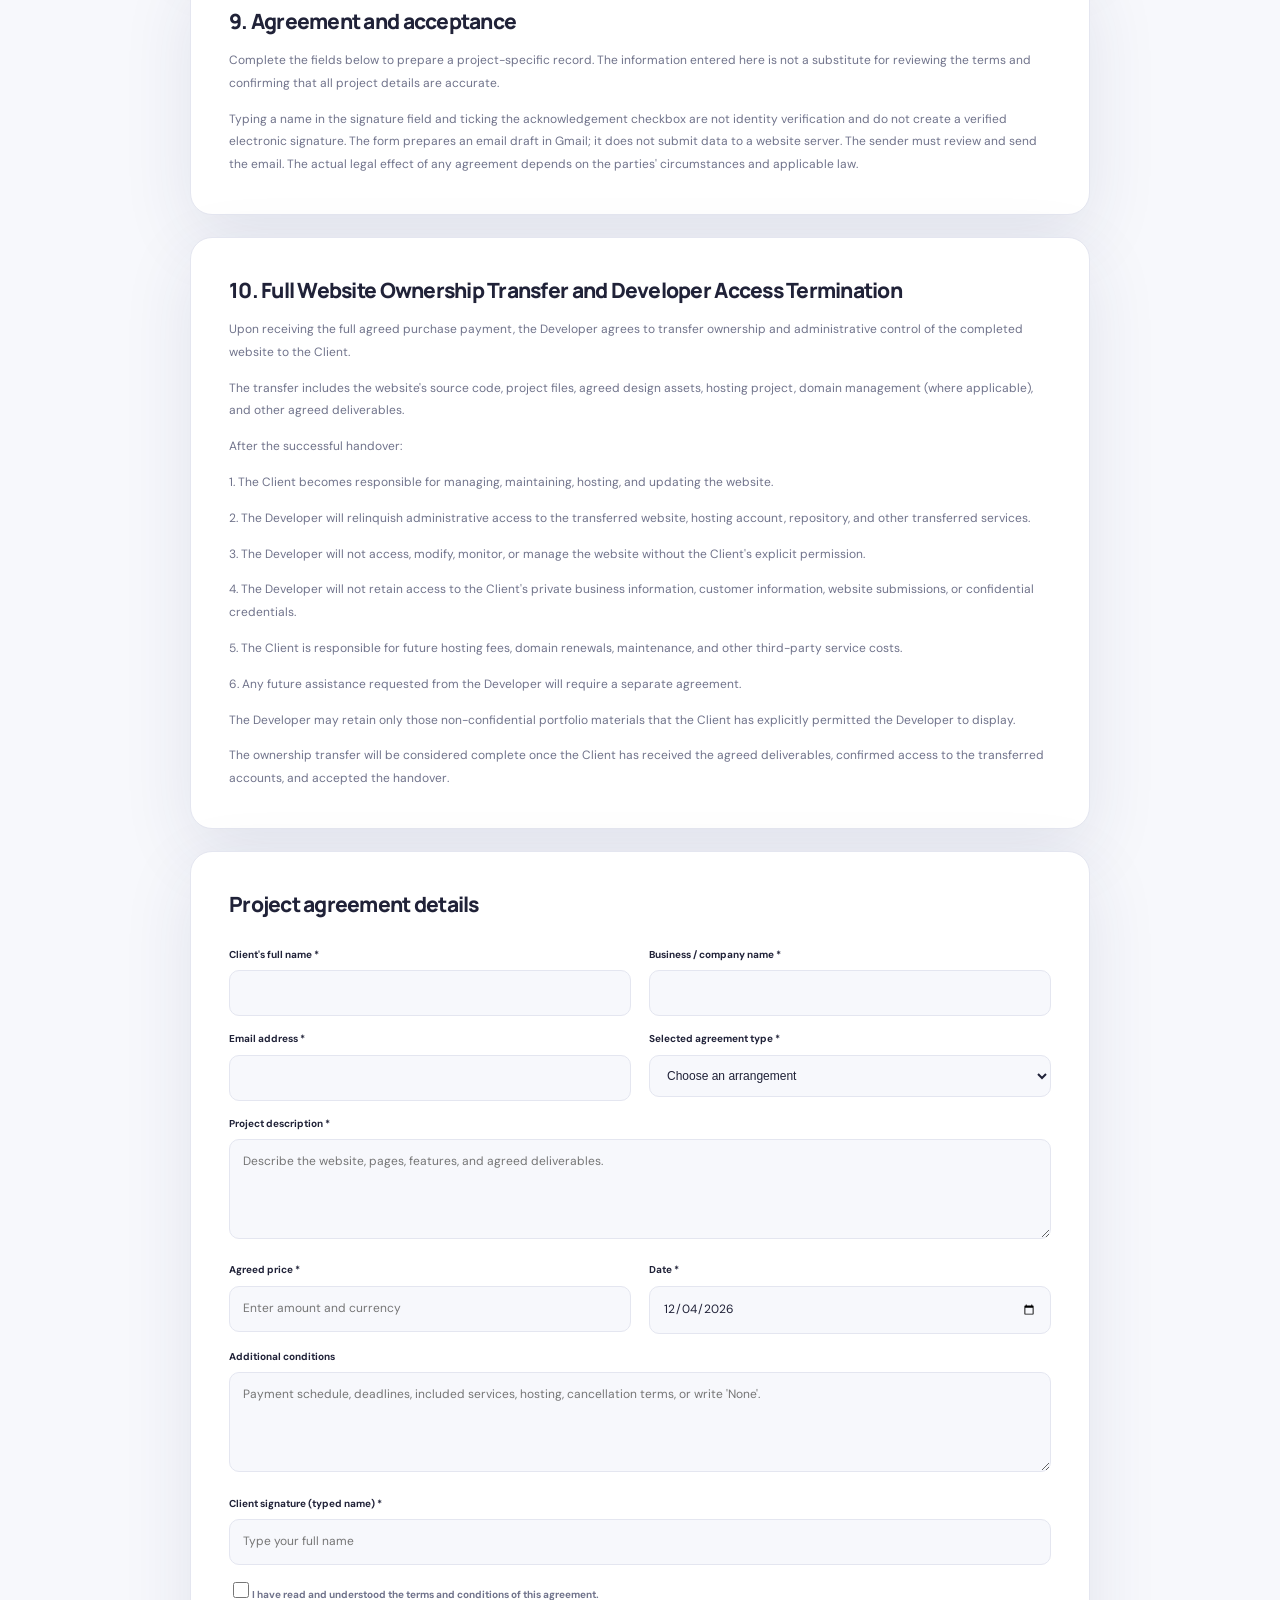
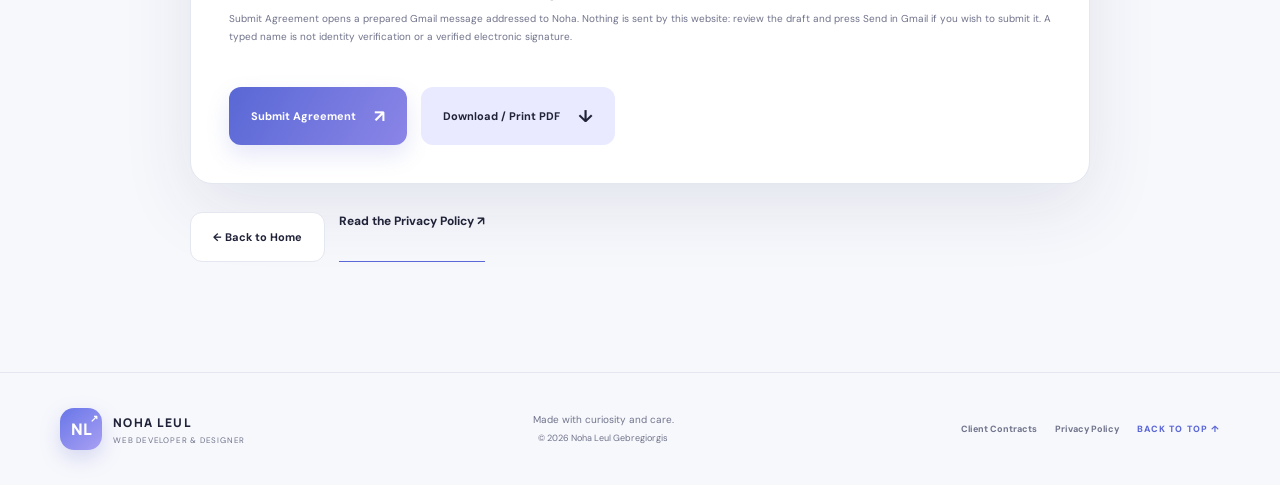
<file: contracts.html>
<!DOCTYPE html>
<html lang="en">
<head>
<meta charset="UTF-8"><meta name="viewport" content="width=device-width, initial-scale=1.0">
<meta name="theme-color" content="#f7f8fc"><meta name="description" content="Website development terms and project agreement for clients of Noha Leul Gebregiorgis.">
<meta name="author" content="Noha Leul Gebregiorgis"><title>Client Contracts | Noha Leul</title>
<link rel="icon" type="image/png" href="assets/favicon.png">
<link rel="preconnect" href="https://fonts.googleapis.com"><link rel="preconnect" href="https://fonts.gstatic.com" crossorigin>
<link href="https://fonts.googleapis.com/css2?family=DM+Sans:wght@400;500;600;700&family=Manrope:wght@400;500;600;700;800&display=swap" rel="stylesheet">
<link rel="stylesheet" href="css/style.css">
</head><body><div class="scroll-progress" id="scrollProgress"></div><header class="site-header" id="top">
  <a class="brand" href="index.html" aria-label="Noha Leul home"><span class="brand-mark">NL<span>↗</span></span><span class="brand-copy"><strong>NOHA LEUL</strong><small>WEB DEVELOPER & DESIGNER</small></span></a>
  <button class="menu-toggle" id="menuToggle" aria-label="Open navigation" aria-expanded="false"><span></span><span></span></button>
  <nav class="nav" id="mainNav">
    <a href="index.html#about">About</a><a href="index.html#work">Work</a><a href="contracts.html">Contracts</a><a class="legal-navlink" href="privacy-policy.html">Privacy Policy</a><a href="index.html#contact" class="nav-cta">Let's talk <span>↗</span></a>
  </nav>
  <button class="theme-toggle" id="themeToggle" aria-label="Switch color theme" title="Switch color theme"><span class="theme-icon">☾</span></button>
</header>
<main class="legal-main"><div class="legal-wrap">
<p class="legal-kicker">WORKING TOGETHER · PROJECT TERMS</p>
<h1 class="legal-title">Client contracts<span class="gradient-text">.</span></h1>
<p class="legal-lead">A clear outline of how website projects are explored, reviewed, purchased, and managed. Please read these terms and complete the agreement details below so both sides have a written record of the arrangement.</p>
<div class="legal-meta"><span>Prepared by <strong>Noha Leul Gebregiorgis</strong></span><span>Web Developer & Designer</span><span>Last reviewed: <strong>21 November 2026</strong></span></div>

<section class="legal-card"><h2>1. Introduction</h2>
<p>This document sets out the proposed terms for website design and development between <strong>Noha Leul Gebregiorgis</strong> (the “Developer”) and the person or business identified in the agreement form (the “Client”). It is intended to make the project scope, review process, payment arrangement, responsibilities, and handover expectations clear before the parties proceed.</p>
<p>The completed project-specific agreement, including any additional conditions agreed in writing, should be reviewed by both parties. If a term needs to be changed, discuss and record the change before relying on it.</p><p><strong>Important:</strong> This is a general website-project template, not legal advice. If either party is under 18, a parent or legal guardian should be involved and the parties should obtain appropriate local legal advice before entering into a paid arrangement. Consider having an Ethiopian legal professional review the final terms.</p></section>

<section class="legal-card"><h2>2. Website development process</h2><ul>
<li>The Developer first researches the Client's business and discusses its goals, audience, services, and website needs.</li>
<li>The Developer prepares and develops a complete website based on the information and project scope available.</li>
<li>When a review version is ready, the Developer shares a preview link with the Client.</li>
<li>The Client may review the preview and communicate reasonable revisions or corrections.</li>
<li>The Client is given reasonable time to consider whether to purchase the website or proceed with a managed arrangement. The Client is not pressured to purchase.</li>
</ul></section>

<section class="legal-card"><h2>3. Free-first policy</h2><p>No initial website-development payment is required to begin the free-first review process. The Client can inspect the completed website through the preview link before deciding whether to purchase or enter a managed website arrangement.</p>
<div class="legal-callout"><p><strong>If the Client decides not to proceed, no website development fee is charged for the free-first preview.</strong></p></div>
<p>Until the agreed purchase price has been paid in full or a separate written managed arrangement has been agreed, the unpaid website and its source code remain the Developer's work. The Client may not publish, deploy, reuse, copy, sell, transfer, or claim ownership of the unpaid website or its source code without the Developer's written permission.</p></section>

<section class="legal-card"><h2>4. Revisions and project scope</h2><p>During the review process, the Client may request reasonable design and content revisions that relate to the original project scope. Requests should be specific and communicated clearly, preferably in one organized message or document.</p><p>Major new features, additional pages, substantial changes in direction, integrations, or work outside the original scope may require a revised timeline, additional fee, or separate written agreement. The Developer will explain any proposed change before carrying it out.</p></section>

<section class="legal-card"><h2>5. Payment and ownership</h2>
<h3>Option 1 — One-time website purchase</h3><ul>
<li>The Client pays the one-time price agreed in the project agreement.</li>
<li>After full payment, the Developer hands over the website and the deliverables specifically agreed for transfer.</li>
<li>Ongoing maintenance, hosting, domain registration or renewal, and future updates are not automatically included.</li>
<li>Any additional support or services must be discussed and agreed separately, including their fees and responsibilities.</li>
</ul>
<h3>Option 2 — Managed website agreement</h3><ul>
<li>The Client pays the monthly or yearly fee stated in the project agreement.</li>
<li>The Developer retains control of the website and provides only the maintenance and management services specified in that agreement.</li>
<li>The written arrangement must state the payment schedule, included services, each party's responsibilities, and cancellation conditions.</li>
<li>Ownership, access, and use of the website remain subject to the managed arrangement and any separate written terms.</li>
</ul>
<p>Prices, payment methods, deadlines, hosting arrangements, and any deliverables not listed here must be confirmed in the project-specific agreement. No price or service is implied if it has not been agreed.</p></section>

<section class="legal-card"><h2>6. Client responsibilities</h2><p>The Client agrees to:</p><ul>
<li>Provide accurate and current business information and project instructions.</li>
<li>Supply logos, images, text, contact details, and other materials needed for the project.</li>
<li>Review website previews and provide clear feedback within a reasonable time.</li>
<li>Ensure that they own or have permission to use all materials they provide, including images, logos, text, and other content.</li>
<li>Make payments according to the selected arrangement and agreed schedule.</li>
</ul></section>

<section class="legal-card"><h2>7. Website delivery and handover</h2><p>Delivery and handover take place according to the selected payment arrangement and after the required payment conditions have been fulfilled. For a one-time purchase, handover follows full payment. For a managed website, access, control, maintenance, and ongoing responsibilities follow the written managed agreement.</p><p>The parties should identify any specific files, credentials, domain arrangements, hosting responsibilities, or other deliverables to be handed over in the project description or additional conditions.</p></section>

<section class="legal-card"><h2>8. Cancellation and disagreements</h2><p>Either party may raise a concern or request cancellation by communicating clearly and respectfully in writing. The parties should first discuss the issue, identify the relevant project terms, and try to reach a practical resolution in good faith.</p><p>If the Client declines the free-first preview before purchasing, no website development fee is charged and the restrictions in the free-first section continue to apply. If a paid purchase or managed arrangement has already begun, cancellation, outstanding payments, completed work, and any handover or refund questions should be resolved according to the specific written agreement and applicable law.</p><p>Neither party should assume that a cancellation, refund, or transfer term exists unless it is stated in the project agreement or required by applicable law. If direct discussion does not resolve a disagreement, either party may seek independent advice or use an appropriate dispute-resolution process.</p></section>

<section class="legal-card"><h2>9. Agreement and acceptance</h2><p>Complete the fields below to prepare a project-specific record. The information entered here is not a substitute for reviewing the terms and confirming that all project details are accurate.</p><p>Typing a name in the signature field and ticking the acknowledgement checkbox are not identity verification and do not create a verified electronic signature. The form prepares an email draft in Gmail; it does not submit data to a website server. The sender must review and send the email. The actual legal effect of any agreement depends on the parties' circumstances and applicable law.</p></section>

<section class="legal-card"><h2>10. Full Website Ownership Transfer and Developer Access Termination</h2><p>

Upon receiving the full agreed purchase payment, the Developer agrees to transfer ownership and administrative control of the completed website to the Client.</p>

<p>The transfer includes the website's source code, project files, agreed design assets, hosting project, domain management (where applicable), and other agreed deliverables.</p>

<p>After the successful handover:</p>

<p>1. The Client becomes responsible for managing, maintaining, hosting, and updating the website.</p>
<p>2. The Developer will relinquish administrative access to the transferred website, hosting account, repository, and other transferred services.</p>
<p>3. The Developer will not access, modify, monitor, or manage the website without the Client's explicit permission.</p>
<p>4. The Developer will not retain access to the Client's private business information, customer information, website submissions, or confidential credentials.</p>
<p>5. The Client is responsible for future hosting fees, domain renewals, maintenance, and other third-party service costs.</p>
<p>6. Any future assistance requested from the Developer will require a separate agreement.</p>

<p>The Developer may retain only those non-confidential portfolio materials that the Client has explicitly permitted the Developer to display.</p>

<p>The ownership transfer will be considered complete once the Client has received the agreed deliverables, confirmed access to the transferred accounts, and accepted the handover.</p></section>

<section class="legal-card agreement-form-card" id="agreement-form">
<h2>Project agreement details</h2>
<form class="legal-form" id="clientAgreementForm" name="client-agreement">
<div class="field"><label for="client-name">Client's full name *</label><input id="client-name" name="client-full-name" autocomplete="name" required></div>
<div class="field"><label for="business-name">Business / company name *</label><input id="business-name" name="business-name" required></div>
<div class="field"><label for="client-email">Email address *</label><input id="client-email" name="email" type="email" autocomplete="email" required></div>
<div class="field"><label for="agreement-type">Selected agreement type *</label><select id="agreement-type" name="agreement-type" required><option value="">Choose an arrangement</option><option>One-time website purchase</option><option>Managed website agreement</option></select></div>
<div class="field field-full"><label for="project-description">Project description *</label><textarea id="project-description" name="project-description" required placeholder="Describe the website, pages, features, and agreed deliverables."></textarea></div>
<div class="field"><label for="agreed-price">Agreed price *</label><input id="agreed-price" name="agreed-price" required placeholder="Enter amount and currency"></div>
<div class="field"><label for="agreement-date">Date *</label><input id="agreement-date" name="agreement-date" type="date" required></div>
<div class="field field-full"><label for="additional-conditions">Additional conditions</label><textarea id="additional-conditions" name="additional-conditions" placeholder="Payment schedule, deadlines, included services, hosting, cancellation terms, or write 'None'."></textarea></div>
<div class="field field-full"><label for="client-signature">Client signature (typed name) *</label><input id="client-signature" name="typed-client-name" required placeholder="Type your full name"></div>
<div class="field field-full"><label class="legal-check"><input type="checkbox" name="terms-acknowledged" value="Yes" required><span>I have read and understood the terms and conditions of this agreement.</span></label></div>
<div class="field field-full"><p class="form-disclaimer">Submit Agreement opens a prepared Gmail message addressed to Noha. Nothing is sent by this website: review the draft and press Send in Gmail if you wish to submit it. A typed name is not identity verification or a verified electronic signature.</p>
<p class="form-disclaimer" id="agreementStatus" role="status" hidden>Your agreement details are ready in Gmail. Review the message and press Send to deliver it.</p>
<p class="form-disclaimer" id="agreementError" role="status" hidden>Gmail could not be opened. Please allow pop-ups for this site or email nohaleul27@gmail.com directly.</p></div>
<div class="field field-full legal-actions"><button class="button button-primary" type="submit">Submit Agreement <span>↗</span></button><button class="button" type="button" id="printAgreement" style="background:var(--lav);color:var(--ink)">Download / Print PDF <span>↓</span></button></div>
</form></section>
<section class="legal-card print-agreement" id="printAgreementContent" aria-live="polite"><h2>Project agreement record</h2><p><strong>Client:</strong> <span data-print="client-name"></span></p><p><strong>Business:</strong> <span data-print="business-name"></span></p><p><strong>Email:</strong> <span data-print="client-email"></span></p><p><strong>Agreement type:</strong> <span data-print="agreement-type"></span></p><p><strong>Project description:</strong><br><span data-print="project-description"></span></p><p><strong>Agreed price:</strong> <span data-print="agreed-price"></span></p><p><strong>Additional conditions:</strong><br><span data-print="additional-conditions"></span></p><p><strong>Typed name shown as signature:</strong> <span data-print="client-signature"></span></p><p><strong>Date:</strong> <span data-print="agreement-date"></span></p><p><strong>Terms acknowledged:</strong> <span data-print="terms-acknowledged"></span></p><p><em>This is a printable record of information entered by the user. It is not identity verification or a verified electronic signature.</em></p></section>
<div class="legal-actions no-print"><a class="button" href="index.html" style="background:var(--surface);border:1px solid var(--line)">← Back to Home</a><a class="text-link" href="privacy-policy.html">Read the Privacy Policy ↗</a></div>
</div></main>
<script src="js/agreement.js"></script>
<footer class="footer"><div class="section-shell footer-inner">
  <a class="brand" href="index.html"><span class="brand-mark">NL<span>↗</span></span><span class="brand-copy"><strong>NOHA LEUL</strong><small>WEB DEVELOPER & DESIGNER</small></span></a>
  <p>Made with curiosity and care.<br><span>© <span data-current-year></span> Noha Leul Gebregiorgis</span></p>
  <div class="footer-links"><a href="contracts.html">Client Contracts</a><a href="privacy-policy.html">Privacy Policy</a><a class="back-top" href="#top">BACK TO TOP ↑</a></div>
</div></footer>
<script src="js/legal.js"></script></body></html>
</file>
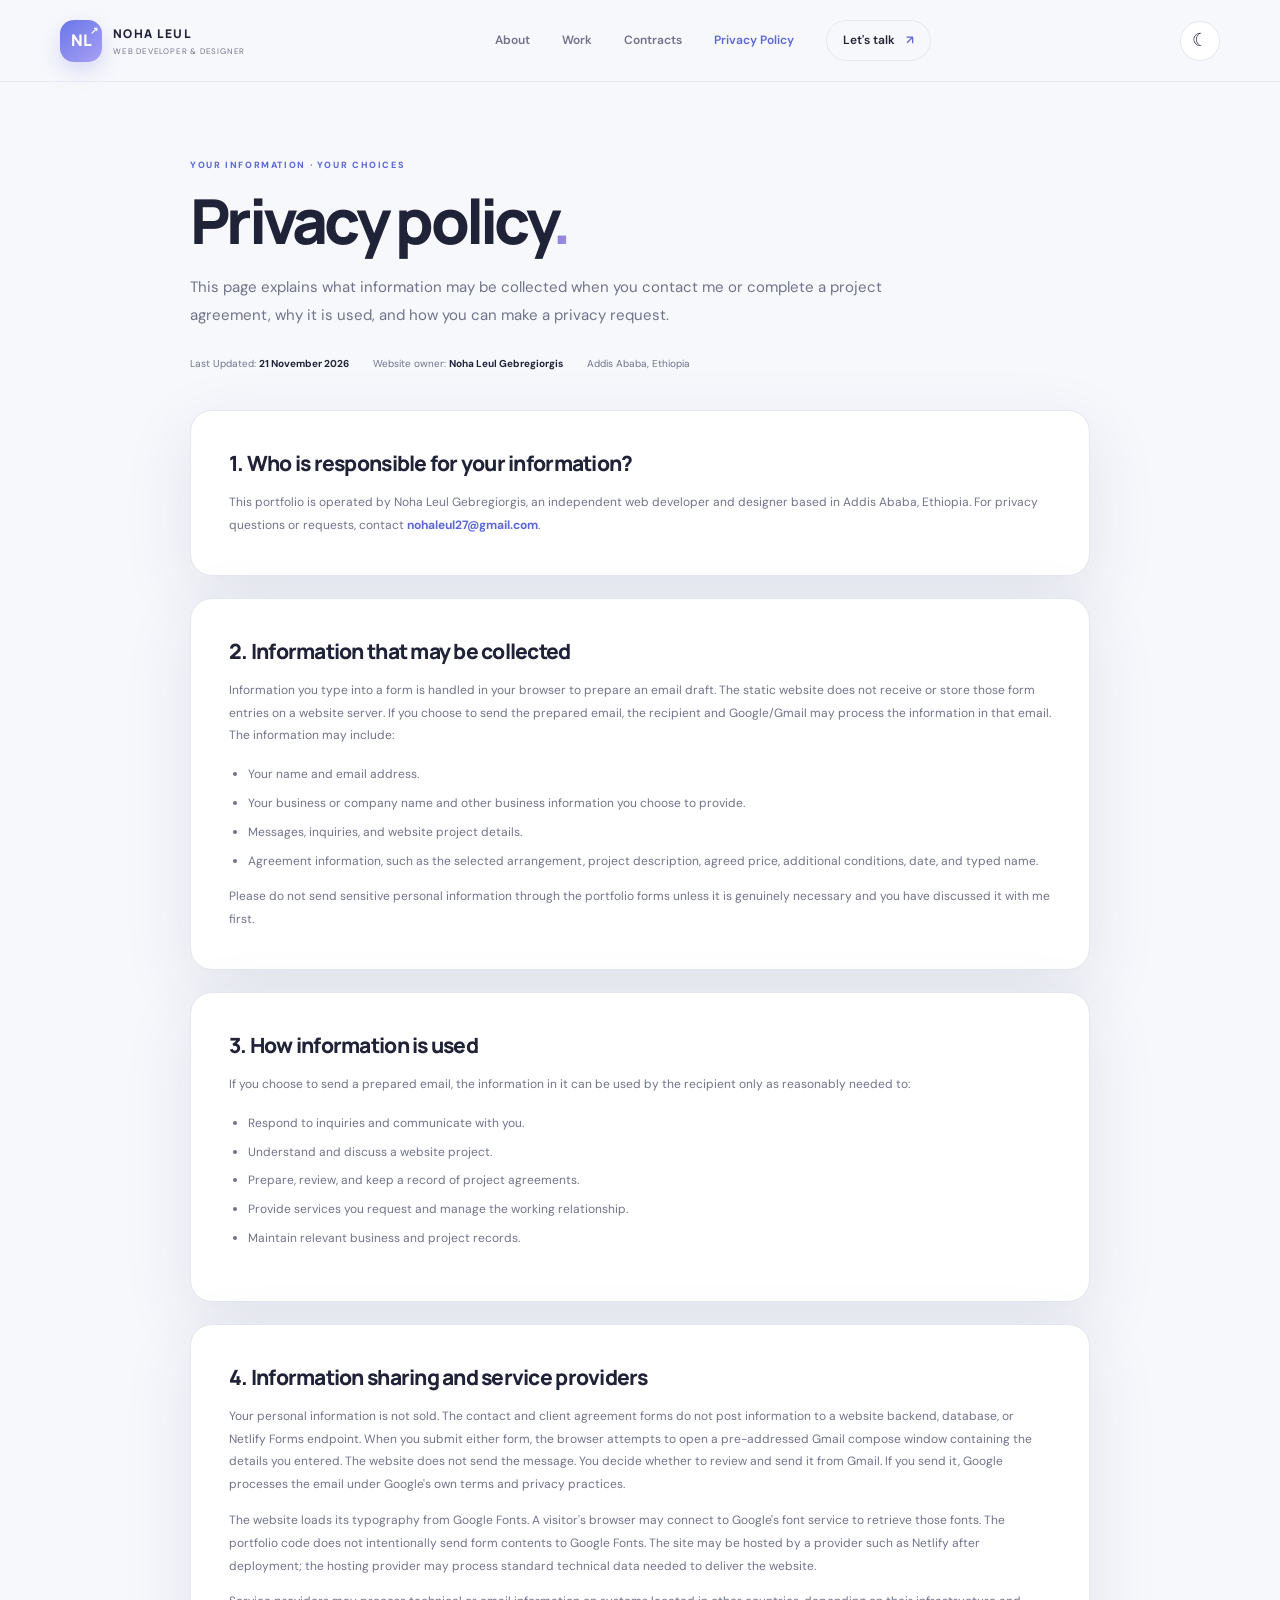
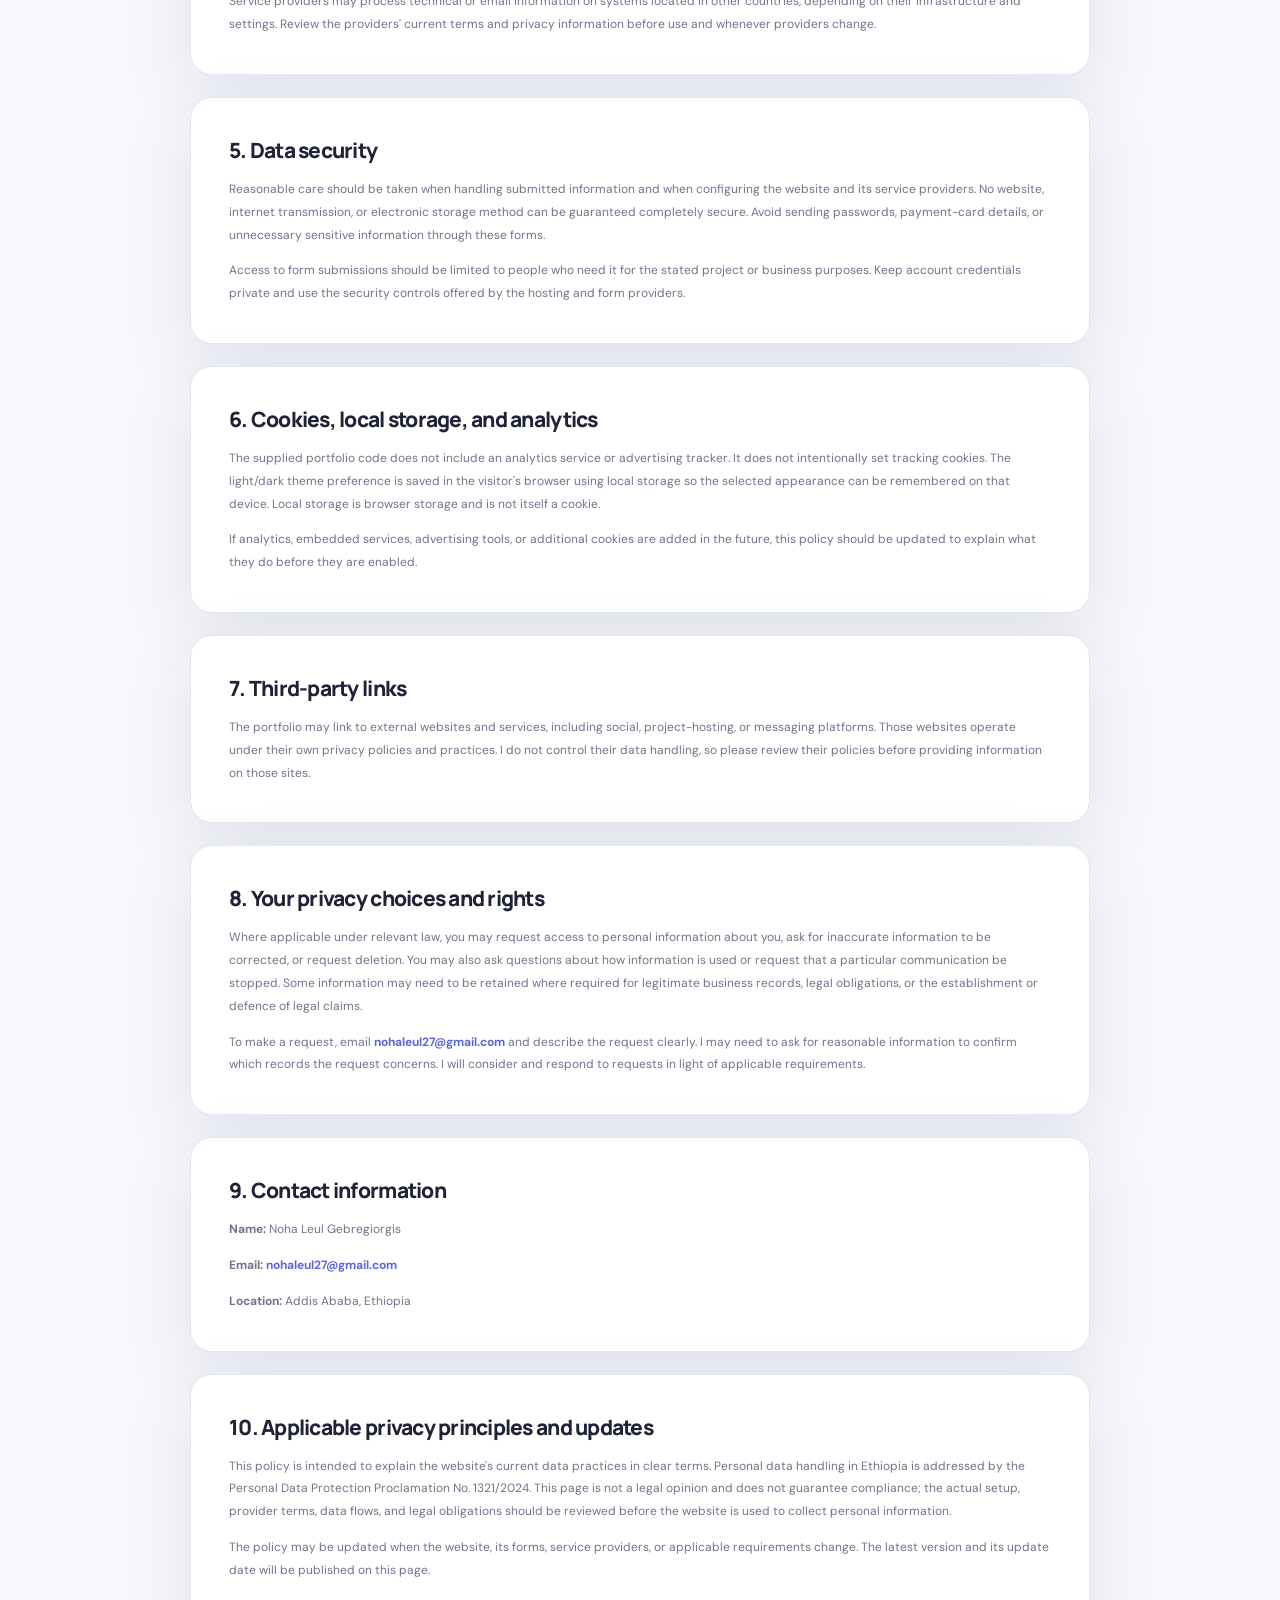
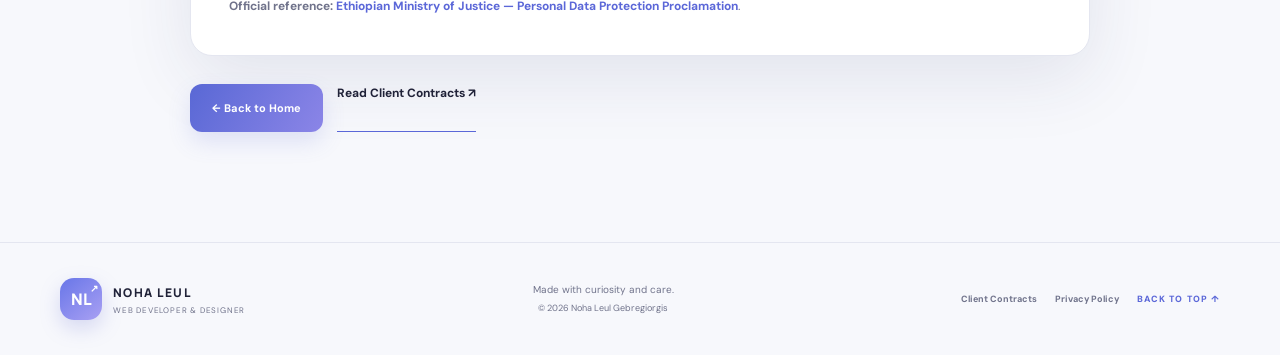
<file: privacy-policy.html>
<!DOCTYPE html>
<html lang="en">
<head>
<meta charset="UTF-8"><meta name="viewport" content="width=device-width, initial-scale=1.0">
<meta name="theme-color" content="#f7f8fc"><meta name="description" content="Privacy policy for the Noha Leul portfolio website, including contact and client agreement forms.">
<meta name="author" content="Noha Leul Gebregiorgis"><title>Privacy Policy | Noha Leul</title>
<link rel="icon" type="image/png" href="assets/favicon.png">
<link rel="preconnect" href="https://fonts.googleapis.com"><link rel="preconnect" href="https://fonts.gstatic.com" crossorigin>
<link href="https://fonts.googleapis.com/css2?family=DM+Sans:wght@400;500;600;700&family=Manrope:wght@400;500;600;700;800&display=swap" rel="stylesheet">
<link rel="stylesheet" href="css/style.css">
</head><body><div class="scroll-progress" id="scrollProgress"></div><header class="site-header" id="top">
  <a class="brand" href="index.html" aria-label="Noha Leul home"><span class="brand-mark">NL<span>↗</span></span><span class="brand-copy"><strong>NOHA LEUL</strong><small>WEB DEVELOPER & DESIGNER</small></span></a>
  <button class="menu-toggle" id="menuToggle" aria-label="Open navigation" aria-expanded="false"><span></span><span></span></button>
  <nav class="nav" id="mainNav">
    <a href="index.html#about">About</a><a href="index.html#work">Work</a><a href="contracts.html">Contracts</a><a class="legal-navlink" href="privacy-policy.html">Privacy Policy</a><a href="index.html#contact" class="nav-cta">Let's talk <span>↗</span></a>
  </nav>
  <button class="theme-toggle" id="themeToggle" aria-label="Switch color theme" title="Switch color theme"><span class="theme-icon">☾</span></button>
</header>
<main class="legal-main"><div class="legal-wrap">
<p class="legal-kicker">YOUR INFORMATION · YOUR CHOICES</p>
<h1 class="legal-title">Privacy policy<span class="gradient-text">.</span></h1>
<p class="legal-lead">This page explains what information may be collected when you contact me or complete a project agreement, why it is used, and how you can make a privacy request.</p>
<div class="legal-meta"><span>Last Updated: <strong>21 November 2026</strong></span><span>Website owner: <strong>Noha Leul Gebregiorgis</strong></span><span>Addis Ababa, Ethiopia</span></div>

<section class="legal-card"><h2>1. Who is responsible for your information?</h2><p>This portfolio is operated by Noha Leul Gebregiorgis, an independent web developer and designer based in Addis Ababa, Ethiopia. For privacy questions or requests, contact <a href="mailto:nohaleul27@gmail.com" style="color:var(--blue);font-weight:700">nohaleul27@gmail.com</a>.</p></section>

<section class="legal-card"><h2>2. Information that may be collected</h2><p>Information you type into a form is handled in your browser to prepare an email draft. The static website does not receive or store those form entries on a website server. If you choose to send the prepared email, the recipient and Google/Gmail may process the information in that email. The information may include:</p><ul><li>Your name and email address.</li><li>Your business or company name and other business information you choose to provide.</li><li>Messages, inquiries, and website project details.</li><li>Agreement information, such as the selected arrangement, project description, agreed price, additional conditions, date, and typed name.</li></ul><p>Please do not send sensitive personal information through the portfolio forms unless it is genuinely necessary and you have discussed it with me first.</p></section>

<section class="legal-card"><h2>3. How information is used</h2><p>If you choose to send a prepared email, the information in it can be used by the recipient only as reasonably needed to:</p><ul><li>Respond to inquiries and communicate with you.</li><li>Understand and discuss a website project.</li><li>Prepare, review, and keep a record of project agreements.</li><li>Provide services you request and manage the working relationship.</li><li>Maintain relevant business and project records.</li></ul></section>

<section class="legal-card"><h2>4. Information sharing and service providers</h2><p>Your personal information is not sold. The contact and client agreement forms do not post information to a website backend, database, or Netlify Forms endpoint. When you submit either form, the browser attempts to open a pre-addressed Gmail compose window containing the details you entered. The website does not send the message. You decide whether to review and send it from Gmail. If you send it, Google processes the email under Google's own terms and privacy practices.</p><p>The website loads its typography from Google Fonts. A visitor's browser may connect to Google's font service to retrieve those fonts. The portfolio code does not intentionally send form contents to Google Fonts. The site may be hosted by a provider such as Netlify after deployment; the hosting provider may process standard technical data needed to deliver the website.</p><p>Service providers may process technical or email information on systems located in other countries, depending on their infrastructure and settings. Review the providers' current terms and privacy information before use and whenever providers change.</p></section>

<section class="legal-card"><h2>5. Data security</h2><p>Reasonable care should be taken when handling submitted information and when configuring the website and its service providers. No website, internet transmission, or electronic storage method can be guaranteed completely secure. Avoid sending passwords, payment-card details, or unnecessary sensitive information through these forms.</p><p>Access to form submissions should be limited to people who need it for the stated project or business purposes. Keep account credentials private and use the security controls offered by the hosting and form providers.</p></section>

<section class="legal-card"><h2>6. Cookies, local storage, and analytics</h2><p>The supplied portfolio code does not include an analytics service or advertising tracker. It does not intentionally set tracking cookies. The light/dark theme preference is saved in the visitor's browser using local storage so the selected appearance can be remembered on that device. Local storage is browser storage and is not itself a cookie.</p><p>If analytics, embedded services, advertising tools, or additional cookies are added in the future, this policy should be updated to explain what they do before they are enabled.</p></section>

<section class="legal-card"><h2>7. Third-party links</h2><p>The portfolio may link to external websites and services, including social, project-hosting, or messaging platforms. Those websites operate under their own privacy policies and practices. I do not control their data handling, so please review their policies before providing information on those sites.</p></section>

<section class="legal-card"><h2>8. Your privacy choices and rights</h2><p>Where applicable under relevant law, you may request access to personal information about you, ask for inaccurate information to be corrected, or request deletion. You may also ask questions about how information is used or request that a particular communication be stopped. Some information may need to be retained where required for legitimate business records, legal obligations, or the establishment or defence of legal claims.</p><p>To make a request, email <a href="mailto:nohaleul27@gmail.com" style="color:var(--blue);font-weight:700">nohaleul27@gmail.com</a> and describe the request clearly. I may need to ask for reasonable information to confirm which records the request concerns. I will consider and respond to requests in light of applicable requirements.</p></section>

<section class="legal-card"><h2>9. Contact information</h2><p><strong>Name:</strong> Noha Leul Gebregiorgis</p><p><strong>Email:</strong> <a href="mailto:nohaleul27@gmail.com" style="color:var(--blue);font-weight:700">nohaleul27@gmail.com</a></p><p><strong>Location:</strong> Addis Ababa, Ethiopia</p></section>

<section class="legal-card"><h2>10. Applicable privacy principles and updates</h2><p>This policy is intended to explain the website's current data practices in clear terms. Personal data handling in Ethiopia is addressed by the Personal Data Protection Proclamation No. 1321/2024. This page is not a legal opinion and does not guarantee compliance; the actual setup, provider terms, data flows, and legal obligations should be reviewed before the website is used to collect personal information.</p><p>The policy may be updated when the website, its forms, service providers, or applicable requirements change. The latest version and its update date will be published on this page.</p><p><strong>Official reference:</strong> <a href="https://justice.gov.et/en/law/personal-data-protection-proclamation/" target="_blank" rel="noopener" style="color:var(--blue);font-weight:700">Ethiopian Ministry of Justice — Personal Data Protection Proclamation</a>.</p></section>

<div class="legal-actions no-print"><a class="button button-primary" href="index.html">← Back to Home</a><a class="text-link" href="contracts.html">Read Client Contracts ↗</a></div>
</div></main>
<footer class="footer"><div class="section-shell footer-inner">
  <a class="brand" href="index.html"><span class="brand-mark">NL<span>↗</span></span><span class="brand-copy"><strong>NOHA LEUL</strong><small>WEB DEVELOPER & DESIGNER</small></span></a>
  <p>Made with curiosity and care.<br><span>© <span data-current-year></span> Noha Leul Gebregiorgis</span></p>
  <div class="footer-links"><a href="contracts.html">Client Contracts</a><a href="privacy-policy.html">Privacy Policy</a><a class="back-top" href="#top">BACK TO TOP ↑</a></div>
</div></footer>
<script src="js/legal.js"></script></body></html>
</file>
<file: css/style.css>
/* Noha Leul Portfolio — light-first, responsive design */
:root{--bg:#f7f8fc;--surface:#fff;--surface-2:#eff1fa;--ink:#202238;--muted:#70738b;--line:#e4e6f0;--blue:#5b67d8;--blue2:#8b8de8;--lav:#e9eaff;--shadow:0 22px 70px rgba(40,47,100,.10);--radius:24px;color-scheme:light}
[data-theme="dark"]{--bg:#121421;--surface:#1b1e30;--surface-2:#23263b;--ink:#f1f2ff;--muted:#a8abc2;--line:#34384e;--blue:#9ca4ff;--blue2:#b7a6ff;--lav:#30334e;--shadow:0 22px 70px rgba(0,0,0,.28);color-scheme:dark}
*{box-sizing:border-box}html{scroll-behavior:smooth;scroll-padding-top:90px}body{margin:0;background:var(--bg);color:var(--ink);font-family:"DM Sans",sans-serif;line-height:1.65;overflow-x:hidden;transition:background .3s,color .3s}a{color:inherit;text-decoration:none}button,input,textarea{font:inherit}button{color:inherit}.section-shell{width:min(1160px,calc(100% - 48px));margin-inline:auto}.section{padding:112px 0}.scroll-progress{position:fixed;z-index:1000;top:0;left:0;height:3px;width:0;background:linear-gradient(90deg,var(--blue),var(--blue2))}
.site-header{height:82px;padding:0 max(24px,calc((100% - 1160px)/2));display:flex;align-items:center;justify-content:space-between;gap:28px;position:sticky;top:0;z-index:100;background:color-mix(in srgb,var(--bg) 88%,transparent);backdrop-filter:blur(18px);border-bottom:1px solid color-mix(in srgb,var(--line) 75%,transparent)}.brand{display:flex;align-items:center;gap:11px;flex-shrink:0}.brand-mark{width:42px;height:42px;border-radius:14px;background:linear-gradient(140deg,#6876e8,#a9a0f3);display:grid;place-items:center;color:white;font-family:Manrope,sans-serif;font-weight:800;font-size:16px;box-shadow:0 8px 20px #7780d744;position:relative}.brand-mark>span{font-size:10px;position:absolute;right:4px;top:2px}.brand-copy{display:grid;line-height:1.25}.brand-copy strong{font:800 12px Manrope;letter-spacing:.12em}.brand-copy small{font-size:8px;letter-spacing:.1em;color:var(--muted);margin-top:4px}.nav{display:flex;align-items:center;gap:32px;font-size:12px;font-weight:600;color:var(--muted)}.nav a{transition:color .2s}.nav a:hover,.nav a.active{color:var(--blue)}.nav .nav-cta{color:var(--ink);padding:10px 16px;border:1px solid var(--line);border-radius:99px}.nav-cta span{color:var(--blue);margin-left:8px}.theme-toggle,.menu-toggle{border:1px solid var(--line);background:var(--surface);width:40px;height:40px;border-radius:50%;cursor:pointer;display:grid;place-items:center}.theme-icon{font-size:18px}.menu-toggle{display:none}
.hero{min-height:690px;display:grid;grid-template-columns:1.05fr .95fr;align-items:center;gap:48px;position:relative;padding-top:72px;padding-bottom:100px}.eyebrow{font-size:10px;font-weight:700;letter-spacing:.16em;color:var(--blue);margin:0 0 22px}.status-dot{display:inline-block;width:7px;height:7px;border-radius:50%;background:#68c99a;margin-right:8px;box-shadow:0 0 0 5px #68c99a20}.hero h1,.section h2{font-family:Manrope,sans-serif;letter-spacing:-.065em;font-weight:800;line-height:1.06}.hero h1{font-size:clamp(48px,6vw,78px);max-width:680px;margin:0 0 25px}.gradient-text{background:linear-gradient(105deg,#5969d9 8%,#8b83df 55%,#b18ce3);-webkit-background-clip:text;background-clip:text;color:transparent}.hero-lead{font-size:17px;color:var(--muted);max-width:530px;line-height:1.8}.hero-lead strong{color:var(--ink)}.hero-actions{display:flex;align-items:center;gap:28px;margin-top:34px}.button{display:inline-flex;align-items:center;justify-content:center;gap:18px;padding:15px 22px;border-radius:12px;font-size:12px;font-weight:700;border:0;cursor:pointer;transition:transform .2s,box-shadow .2s}.button:hover{transform:translateY(-3px);box-shadow:0 12px 25px #6572d633}.button-primary{background:linear-gradient(120deg,#5968d5,#8b85e7);color:#fff;box-shadow:0 10px 22px #6672d52b}.button span{font-size:17px}.text-link{font-size:12px;font-weight:700;color:var(--ink);border-bottom:1px solid var(--blue);padding-bottom:5px}.text-link span{color:var(--blue);margin-left:7px}.hero-proof{display:flex;align-items:center;gap:12px;margin-top:54px;font-size:10px;color:var(--muted)}.proof-line{width:34px;height:1px;background:var(--blue)}.hero-art{height:500px;position:relative;display:grid;place-items:center;perspective:900px}.orb{position:absolute;border-radius:50%;filter:blur(2px)}.orb-one{width:350px;height:350px;background:radial-gradient(circle,#9ea6ff54,transparent 68%);top:50px;right:20px}.orb-two{width:250px;height:250px;background:radial-gradient(circle,#c9a9f455,transparent 68%);bottom:15px;left:20px}.orbit{position:absolute;border:1px solid color-mix(in srgb,var(--blue) 25%,transparent);border-radius:50%;transform:rotate(-24deg)}.orbit-a{width:440px;height:190px}.orbit-b{width:390px;height:290px;transform:rotate(55deg)}.hero-logo-card{width:min(340px,75%);border-radius:28px;overflow:hidden;transform:rotateY(-10deg) rotateX(5deg);box-shadow:0 32px 75px #333b7940;z-index:2;border:5px solid #ffffffaa;animation:float 6s ease-in-out infinite}.hero-logo-card img{display:block;width:100%}.floating-chip{position:absolute;z-index:3;display:flex;align-items:center;gap:10px;padding:12px 15px;background:var(--surface);border:1px solid var(--line);border-radius:14px;box-shadow:var(--shadow);font-size:10px}.floating-chip b,.floating-chip small{display:block}.floating-chip small{color:var(--muted);font-size:9px;margin-top:3px}.chip-icon{width:30px;height:30px;border-radius:9px;background:var(--lav);color:var(--blue);display:grid;place-items:center;font-weight:800}.chip-code{top:78px;left:0}.chip-mobile{bottom:78px;right:-4px}.art-caption{position:absolute;bottom:18px;left:50%;transform:translateX(-50%);white-space:nowrap;font-size:8px;letter-spacing:.2em;color:var(--muted)}.scroll-cue{position:absolute;bottom:25px;left:0;display:flex;align-items:center;gap:12px;font-size:8px;letter-spacing:.2em;color:var(--muted)}.scroll-cue span{height:28px;width:1px;background:var(--blue)}
.intro-strip{border-block:1px solid var(--line);background:var(--surface)}.strip-inner{width:min(1160px,calc(100% - 48px));margin:auto;min-height:68px;display:flex;align-items:center;justify-content:space-between;gap:20px;flex-wrap:wrap}.strip-inner span{font-size:9px;font-weight:700;letter-spacing:.16em;color:var(--muted)}.strip-inner i{color:var(--blue);font-style:normal}
.section-label{display:flex;align-items:center;gap:14px;color:var(--muted);font-size:9px;font-weight:700;letter-spacing:.16em;margin-bottom:48px}.section-label span:first-child{color:var(--blue)}.label-rule{width:45px;height:1px;background:var(--line)}.about-grid{display:grid;grid-template-columns:.8fr 1.2fr;gap:100px}.section h2{font-size:clamp(38px,4.5vw,58px);margin:0}.about-heading{position:relative}.about-stamp{display:inline-grid;margin-top:44px;padding:14px 20px;border:1px solid var(--line);border-radius:14px;color:var(--muted);font-size:9px;letter-spacing:.15em;line-height:1.8;transform:rotate(-5deg)}.about-stamp b{color:var(--blue);font-size:12px}.about-text{max-width:620px;color:var(--muted);font-size:14px}.about-text p{margin:0 0 20px}.about-text .large-copy{font-size:19px;line-height:1.7;color:var(--ink)}.about-text .text-link{display:inline-block;margin-top:12px}
.approach-section,.services-section{background:var(--surface-2)}.section-heading-row{display:flex;align-items:end;justify-content:space-between;gap:40px;margin-bottom:44px}.section-heading-row h2{max-width:620px}.section-heading-row>p{max-width:380px;color:var(--muted);font-size:13px;margin:0 0 5px}.value-grid{display:grid;grid-template-columns:repeat(4,1fr);gap:14px}.value-card{position:relative;min-height:235px;background:var(--surface);border:1px solid var(--line);border-radius:20px;padding:25px 22px;transition:transform .25s,box-shadow .25s}.value-card:hover,.payment-card:hover{transform:translateY(-6px);box-shadow:var(--shadow)}.value-icon{width:42px;height:42px;border-radius:13px;background:var(--lav);color:var(--blue);display:grid;place-items:center;font-size:20px}.card-index{position:absolute;right:22px;top:27px;color:var(--muted);font-size:9px}.value-card h3{font:700 16px Manrope;margin:28px 0 9px}.value-card p{font-size:11px;color:var(--muted);line-height:1.8;margin:0}
.work-section{padding-bottom:120px}.projects-grid{display:grid;grid-template-columns:repeat(2,minmax(0,1fr));gap:22px;align-items:stretch}.project-card{display:grid;grid-template-columns:1fr;grid-template-rows:auto 1fr;min-width:0;gap:0;background:var(--surface);border:1px solid var(--line);border-radius:26px;overflow:hidden;box-shadow:0 15px 50px #343b7610}.project-image-button{display:block;width:100%;aspect-ratio:16/9;min-height:0;border:0;padding:0;background:var(--surface-2);position:relative;cursor:zoom-in;overflow:hidden}.project-image-button img{width:100%;height:100%;object-fit:contain;object-position:center;display:block;transition:transform .5s}.project-image-button:hover img{transform:scale(1.015)}.image-overlay{position:absolute;bottom:18px;left:18px;background:#202238dd;color:white;padding:10px 14px;border-radius:9px;font-size:9px;letter-spacing:.1em}.image-overlay b{margin-left:15px;color:#b7bcff}.project-info{padding:30px 28px;align-self:center}.project-topline{display:flex;justify-content:space-between;color:var(--muted);font-size:8px;letter-spacing:.15em;font-weight:700}.project-type{color:var(--blue)}.project-info h3{font:800 32px Manrope;letter-spacing:-.04em;margin:26px 0 12px}.project-info>p{font-size:12px;color:var(--muted);line-height:1.9}.tag-list{display:flex;flex-wrap:wrap;gap:7px;margin:24px 0}.tag-list span{font-size:9px;padding:7px 10px;background:var(--surface-2);border-radius:7px;color:var(--muted)}.project-links{display:flex;align-items:center;gap:18px;flex-wrap:wrap}.project-links .button{padding:12px 15px;font-size:10px}.project-links .text-link{font-size:10px}.github-note{display:flex;align-items:center;gap:16px;margin-top:22px;padding:18px 22px;border:1px solid var(--line);border-radius:16px}.github-symbol{width:40px;height:40px;border-radius:12px;background:var(--lav);display:grid;place-items:center;color:var(--blue);font-size:20px}.github-note p{font-size:11px;color:var(--muted);margin:0;flex:1}.github-note p b{color:var(--ink)}.github-note>a{font-size:10px;font-weight:700;color:var(--blue)}
.service-layout{display:grid;grid-template-columns:1.2fr .8fr;gap:18px}.service-main,.service-side{background:var(--surface);border:1px solid var(--line);border-radius:22px;padding:35px}.service-icon{width:48px;height:48px;border-radius:15px;background:var(--lav);color:var(--blue);display:grid;place-items:center;font-size:23px}.service-main h3,.service-side h3{font:700 22px Manrope;margin:22px 0 10px}.service-main p,.service-side p{font-size:12px;color:var(--muted);line-height:1.9}.service-main ul,.payment-card ul{padding:0;list-style:none;margin:25px 0 0}.service-main li,.payment-card li{font-size:11px;color:var(--muted);padding:9px 0;border-bottom:1px solid var(--line)}.service-main li:before,.payment-card li:before{content:"↗";color:var(--blue);margin-right:10px}.service-side{background:var(--lav);border-color:transparent}.side-number{font:800 11px Manrope;color:var(--blue);letter-spacing:.15em}.service-side h3{font-size:17px;margin:8px 0}.service-side p{margin:0}.side-divider{height:1px;background:color-mix(in srgb,var(--blue) 20%,transparent);margin:25px 0}
.process-section{background:var(--surface)}.process-intro{max-width:700px}.process-intro h2{font-size:clamp(42px,5vw,64px)}.process-lead{max-width:560px;color:var(--muted);font-size:14px;margin-top:22px}.steps-grid{display:grid;grid-template-columns:repeat(4,1fr);gap:22px;margin-top:62px}.step>span{font:800 12px Manrope;color:var(--blue)}.step-line{height:1px;background:var(--line);margin:17px 0 22px;position:relative}.step-line:before{content:"";position:absolute;left:0;top:-2px;width:5px;height:5px;border-radius:50%;background:var(--blue)}.step h3{font:700 15px Manrope;margin:0 0 10px}.step p{font-size:11px;color:var(--muted);line-height:1.85}.free-note{display:flex;gap:16px;align-items:center;margin-top:44px;padding:22px 25px;border:1px solid #a7b0f055;background:var(--lav);border-radius:17px}.free-spark{font-size:25px;color:var(--blue)}.free-note b{font:700 13px Manrope}.free-note p{font-size:11px;color:var(--muted);margin:4px 0 0}
.payment-section{background:var(--surface-2)}.payment-grid{display:grid;grid-template-columns:1fr 1fr;gap:18px}.payment-card{background:var(--surface);border:1px solid var(--line);border-radius:22px;padding:34px;transition:transform .25s,box-shadow .25s}.payment-featured{border-color:color-mix(in srgb,var(--blue) 45%,var(--line));background:linear-gradient(145deg,var(--surface),var(--lav))}.payment-label{font-size:9px;letter-spacing:.16em;font-weight:800;color:var(--blue)}.payment-icon{font-size:26px;color:var(--blue);margin:22px 0 8px}.payment-card h3{font:800 23px Manrope;margin:0}.payment-card>p{font-size:12px;color:var(--muted);line-height:1.9;min-height:68px}.payment-card li{font-size:11px}.payment-footnote{font-size:10px;color:var(--muted);margin-top:18px}
.skills-grid{display:grid;grid-template-columns:.9fr 1.1fr;gap:90px;align-items:center}.skills-grid .section-label{margin-bottom:25px}.skills-grid h2{font-size:clamp(38px,4vw,52px)}.skills-copy{font-size:13px;color:var(--muted);max-width:350px;margin-top:22px}.skills-list{display:grid;grid-template-columns:1fr 1fr;gap:0 28px}.skills-list>div{display:grid;grid-template-columns:28px 1fr;align-items:center;column-gap:10px;padding:17px 0;border-bottom:1px solid var(--line)}.skills-list>div>span{grid-row:span 2;font-size:9px;color:var(--blue)}.skills-list b{font:700 13px Manrope}.skills-list small{font-size:9px;color:var(--muted)}
.contact-section{background:var(--surface-2)}.contact-grid{display:grid;grid-template-columns:1fr .9fr;gap:90px;align-items:start}.contact-copy h2{font-size:clamp(42px,5vw,62px)}.contact-copy>p:not(.eyebrow){color:var(--muted);font-size:13px;max-width:470px;margin:22px 0 34px}.contact-methods{display:grid;gap:10px}.contact-methods>a{display:flex;align-items:center;gap:14px;padding:14px 16px;background:var(--surface);border:1px solid var(--line);border-radius:14px}.method-icon{width:36px;height:36px;border-radius:11px;background:var(--lav);color:var(--blue);display:grid;place-items:center}.contact-methods a>span:nth-child(2){display:grid;flex:1}.contact-methods small{font-size:8px;letter-spacing:.15em;color:var(--muted)}.contact-methods b{font-size:11px}.method-arrow{color:var(--blue)}.social-links{display:flex;gap:22px;margin-top:22px}.social-links a{font-size:10px;font-weight:700;color:var(--blue)}.contact-form{padding:30px;background:var(--surface);border:1px solid var(--line);border-radius:22px;box-shadow:var(--shadow)}.form-heading{display:grid;gap:6px;margin-bottom:25px}.form-heading span{font-size:8px;letter-spacing:.16em;color:var(--blue);font-weight:800}.form-heading b{font:800 24px Manrope}.contact-form label{display:block;font-size:10px;font-weight:700;margin:16px 0 7px}.contact-form label span{font-weight:400;color:var(--muted)}.contact-form input,.contact-form textarea{width:100%;border:1px solid var(--line);background:var(--bg);color:var(--ink);border-radius:10px;padding:12px 13px;font-size:11px;outline:none;resize:vertical}.contact-form input:focus,.contact-form textarea:focus{border-color:var(--blue);box-shadow:0 0 0 3px color-mix(in srgb,var(--blue) 12%,transparent)}.contact-form input::placeholder,.contact-form textarea::placeholder{color:var(--muted);opacity:.7}.submit-button{width:100%;margin-top:20px}.form-note{font-size:9px;color:var(--muted);line-height:1.7}.form-success{font-size:11px;color:#288b64}.hidden-field{position:absolute;left:-5000px}
.footer{padding:28px 0;border-top:1px solid var(--line)}.footer-inner{display:flex;align-items:center;justify-content:space-between;gap:20px}.footer-inner>p{text-align:center;color:var(--muted);font-size:10px;line-height:1.8}.footer-inner>p span{font-size:9px}.back-top{font-size:9px;letter-spacing:.12em;color:var(--blue);font-weight:800}.whatsapp-float{position:fixed;right:22px;bottom:22px;z-index:90;width:52px;height:52px;border-radius:50%;display:grid;place-items:center;background:#2bbd78;color:white;font-size:22px;box-shadow:0 10px 28px #21a96955;transition:transform .2s}.whatsapp-float:hover{transform:translateY(-4px)}.to-top{position:fixed;right:28px;bottom:88px;width:38px;height:38px;border-radius:12px;border:1px solid var(--line);background:var(--surface);color:var(--blue);font-size:18px;cursor:pointer;opacity:0;pointer-events:none;transform:translateY(10px);transition:.25s;z-index:80}.to-top.visible{opacity:1;pointer-events:auto;transform:translateY(0)}
.preview-modal{position:fixed;inset:0;z-index:300;background:#111321ed;display:none;align-items:center;justify-content:center;flex-direction:column;padding:60px 24px 25px}.preview-modal.open{display:flex}.preview-modal img{max-width:min(1100px,95vw);max-height:78vh;object-fit:contain;border-radius:12px}.preview-modal p{color:#fff;font-size:11px;letter-spacing:.1em}.modal-close{position:absolute;top:20px;right:28px;border:1px solid #ffffff66;background:transparent;color:#fff;border-radius:50%;width:42px;height:42px;font-size:27px;cursor:pointer}
.reveal{opacity:0;transform:translateY(24px);transition:opacity .7s ease,transform .7s ease}.reveal.visible{opacity:1;transform:translateY(0)}@keyframes float{0%,100%{transform:translateY(0) rotateY(-10deg) rotateX(5deg)}50%{transform:translateY(-13px) rotateY(-7deg) rotateX(3deg)}}
@media(max-width:900px){.nav{gap:18px}.hero{gap:20px}.hero-art{height:420px}.hero h1{font-size:clamp(46px,7vw,65px)}.about-grid{gap:50px}.value-grid{grid-template-columns:1fr 1fr}.contact-grid{gap:40px}.section{padding:88px 0}}
@media(max-width:700px){.projects-grid{grid-template-columns:1fr;gap:18px}.project-info{padding:26px 22px}.project-info h3{font-size:28px}.project-image-button{aspect-ratio:16/9}.site-header{height:70px;padding-inline:20px;gap:12px}.menu-toggle{display:flex;flex-direction:column;justify-content:center;gap:5px;margin-left:auto}.menu-toggle span{display:block;width:16px;height:1.5px;background:var(--ink)}.theme-toggle{width:38px;height:38px}.nav{position:absolute;top:69px;left:0;right:0;display:none;flex-direction:column;align-items:stretch;gap:0;padding:12px 20px 20px;background:var(--bg);border-bottom:1px solid var(--line)}.nav.open{display:flex}.nav a{padding:13px 5px;border-bottom:1px solid var(--line)}.nav .nav-cta{border:0;padding:13px 5px}.section-shell{width:min(100% - 38px,560px)}.hero{grid-template-columns:1fr;padding-top:75px;padding-bottom:90px;min-height:unset}.hero h1{font-size:clamp(48px,12vw,68px)}.hero-lead{font-size:15px}.hero-art{height:390px;margin-top:8px}.hero-logo-card{width:260px}.orbit-a{width:340px}.orbit-b{width:320px}.chip-code{left:0;top:50px}.chip-mobile{right:0;bottom:50px}.scroll-cue{bottom:22px}.strip-inner{justify-content:center;gap:12px 18px;padding-block:18px}.strip-inner span{font-size:8px}.strip-inner i{font-size:10px}.section{padding:76px 0}.section-label{font-size:8px;gap:9px;margin-bottom:35px}.section-label span:last-child{font-size:7px}.about-grid,.skills-grid,.contact-grid{grid-template-columns:1fr;gap:35px}.about-stamp{margin-top:25px}.about-text .large-copy{font-size:17px}.section-heading-row{display:block}.section-heading-row>p{margin-top:20px}.value-grid{gap:10px}.value-card{padding:19px;min-height:220px}.value-card h3{font-size:14px}.value-card p{font-size:10px}.project-card{grid-template-columns:1fr}.project-image-button{min-height:230px}.project-info{padding:28px 23px}.project-info h3{font-size:27px}.project-links{align-items:flex-start;flex-direction:column}.github-note{align-items:flex-start;flex-wrap:wrap}.github-note p{min-width:calc(100% - 60px)}.github-note>a{margin-left:56px}.service-layout,.payment-grid{grid-template-columns:1fr}.service-main,.service-side,.payment-card{padding:26px}.steps-grid{grid-template-columns:1fr 1fr;gap:24px 18px;margin-top:40px}.step p{font-size:10px}.free-note{align-items:flex-start;padding:18px}.skills-grid{gap:25px}.skills-list{gap:0 16px}.contact-grid{gap:30px}.contact-form{padding:23px}.footer-inner{flex-wrap:wrap}.footer-inner>p{order:3;width:100%;text-align:left;margin:0}.back-top{margin-left:auto}.whatsapp-float{right:16px;bottom:16px;width:48px;height:48px}.to-top{right:21px;bottom:75px}}
@media(max-width:390px){.brand-copy small{font-size:7px}.hero h1{font-size:45px}.hero-actions{align-items:flex-start;flex-direction:column;gap:18px}.hero-art{height:330px}.hero-logo-card{width:220px}.floating-chip{padding:9px}.chip-code{top:30px}.chip-mobile{bottom:40px}.value-card{min-height:235px}.steps-grid{grid-template-columns:1fr}.section-label span:last-child{display:none}}
@media(prefers-reduced-motion:reduce){*,*::before,*::after{scroll-behavior:auto!important;animation-duration:.01ms!important;animation-iteration-count:1!important;transition-duration:.01ms!important}.reveal{opacity:1;transform:none}}


/* Additional pages — intentionally use the portfolio's existing design tokens */
.legal-main{min-height:70vh;padding:76px 0 110px}
.legal-wrap{width:min(900px,calc(100% - 48px));margin:auto}
.legal-kicker{font-size:9px;font-weight:800;letter-spacing:.18em;color:var(--blue);margin:0 0 15px}
.legal-title{font:800 clamp(38px,6vw,62px)/1.08 Manrope,sans-serif;letter-spacing:-.06em;margin:0 0 18px}
.legal-lead{font-size:15px;line-height:1.9;color:var(--muted);max-width:720px;margin:0 0 26px}
.legal-meta{display:flex;flex-wrap:wrap;gap:12px 24px;color:var(--muted);font-size:10px;margin:0 0 38px}
.legal-meta strong{color:var(--ink)}
.legal-card{background:var(--surface);border:1px solid var(--line);border-radius:22px;padding:clamp(22px,4vw,38px);box-shadow:var(--shadow);margin:22px 0}
.legal-card h2{font:800 21px Manrope,sans-serif;letter-spacing:-.035em;margin:0 0 14px}
.legal-card h3{font:700 15px Manrope,sans-serif;margin:22px 0 8px}
.legal-card p,.legal-card li{font-size:12px;line-height:1.9;color:var(--muted)}
.legal-card p{margin:0 0 13px}.legal-card p:last-child{margin-bottom:0}
.legal-card ul{padding-left:19px;margin:10px 0}
.legal-card li{padding:3px 0}
.legal-callout{border-left:3px solid var(--blue);padding:14px 18px;background:var(--lav);border-radius:0 12px 12px 0;margin:18px 0}
.legal-callout p{color:var(--ink);margin:0}
.legal-actions{display:flex;gap:14px;flex-wrap:wrap;margin-top:28px}
.legal-actions .button{font-size:11px}
.legal-form{display:grid;grid-template-columns:1fr 1fr;gap:0 18px}
.legal-form .field{min-width:0}.legal-form .field-full{grid-column:1/-1}
.legal-form label{display:block;font-size:10px;font-weight:700;margin:15px 0 7px}
.legal-form input,.legal-form select,.legal-form textarea{width:100%;border:1px solid var(--line);background:var(--bg);color:var(--ink);border-radius:10px;padding:12px 13px;font-size:12px;outline:none}
.legal-form textarea{resize:vertical;min-height:100px}
.legal-form input:focus,.legal-form select:focus,.legal-form textarea:focus{border-color:var(--blue);box-shadow:0 0 0 3px color-mix(in srgb,var(--blue) 12%,transparent)}
.legal-check{display:flex;align-items:flex-start;gap:10px;margin:20px 0;color:var(--muted);font-size:11px;line-height:1.7}
.legal-check input{width:16px;height:16px;margin-top:2px;accent-color:var(--blue);flex:0 0 auto}
.form-disclaimer{font-size:10px!important;color:var(--muted)!important;line-height:1.8!important}
.footer-links{display:flex;align-items:center;gap:18px;flex-wrap:wrap;font-size:9px;font-weight:700;color:var(--muted)}
.footer-links a:hover{color:var(--blue)}
.legal-navlink{color:var(--blue)!important}
.print-agreement{display:none}
@media(max-width:700px){
 .legal-main{padding:52px 0 80px}.legal-wrap{width:min(100% - 38px,560px)}
 .legal-form{grid-template-columns:1fr}.legal-form .field-full{grid-column:auto}
 .footer-links{width:100%;justify-content:flex-start}.footer-inner{gap:18px}
}
@media print{
 @page{size:A4;margin:16mm}
 body{background:#fff!important;color:#171717!important;font-family:Arial,sans-serif!important}
 .site-header,.footer,.whatsapp-float,.legal-actions,.to-top,.scroll-progress,.no-print{display:none!important}
 .legal-main{padding:0!important}.legal-wrap{width:100%!important;max-width:none!important}
 .legal-card{box-shadow:none!important;border:1px solid #ccc!important;break-inside:avoid;padding:18px!important}
 .legal-card p,.legal-card li{color:#333!important;font-size:10pt!important}
 .legal-title{font-size:26pt!important}.legal-lead{font-size:11pt!important}
 .print-agreement{display:block!important}.agreement-form-card{display:none!important}
 a{color:#111!important;text-decoration:none!important}
}

@media(min-width:701px) and (max-width:1100px){.nav{gap:14px;font-size:10px}.site-header{gap:18px}}

.project-role{font-size:11px!important;color:var(--muted);margin:10px 0 0!important}.project-role strong{color:var(--ink)}
</file>
